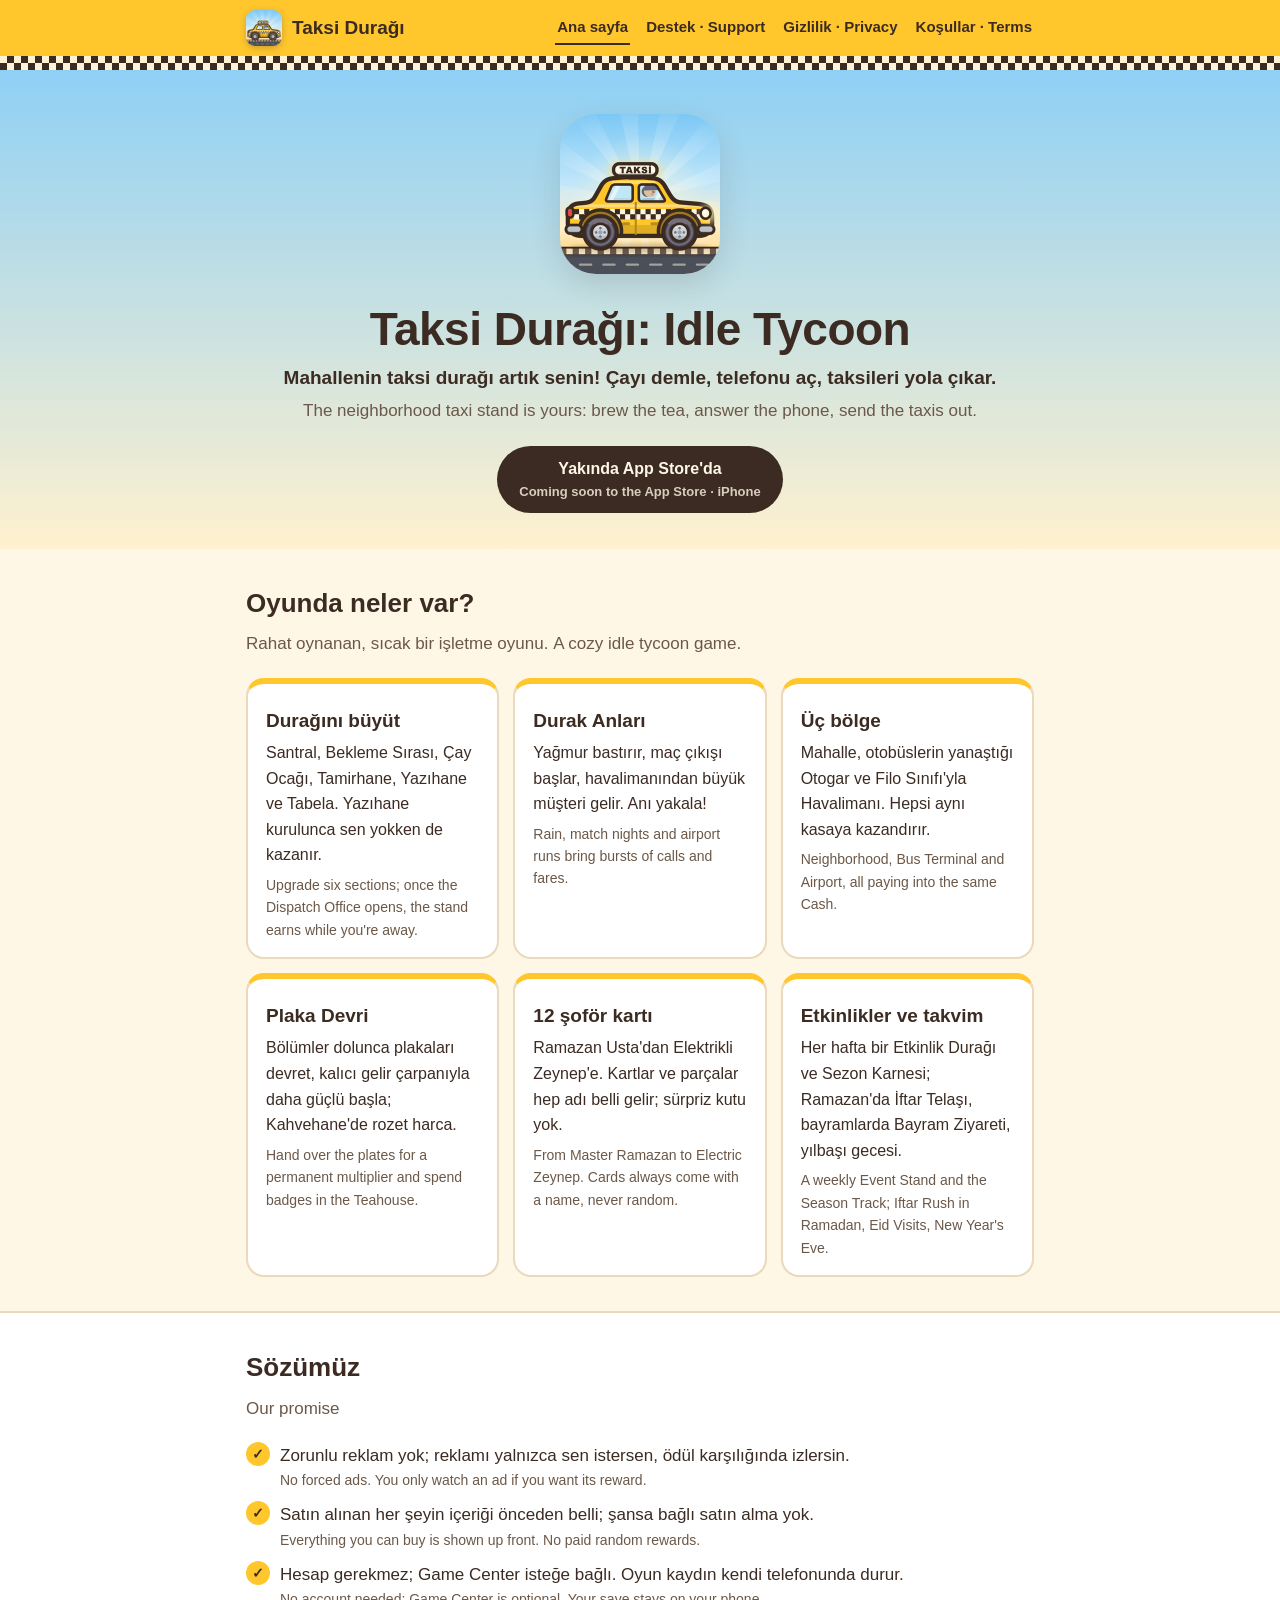
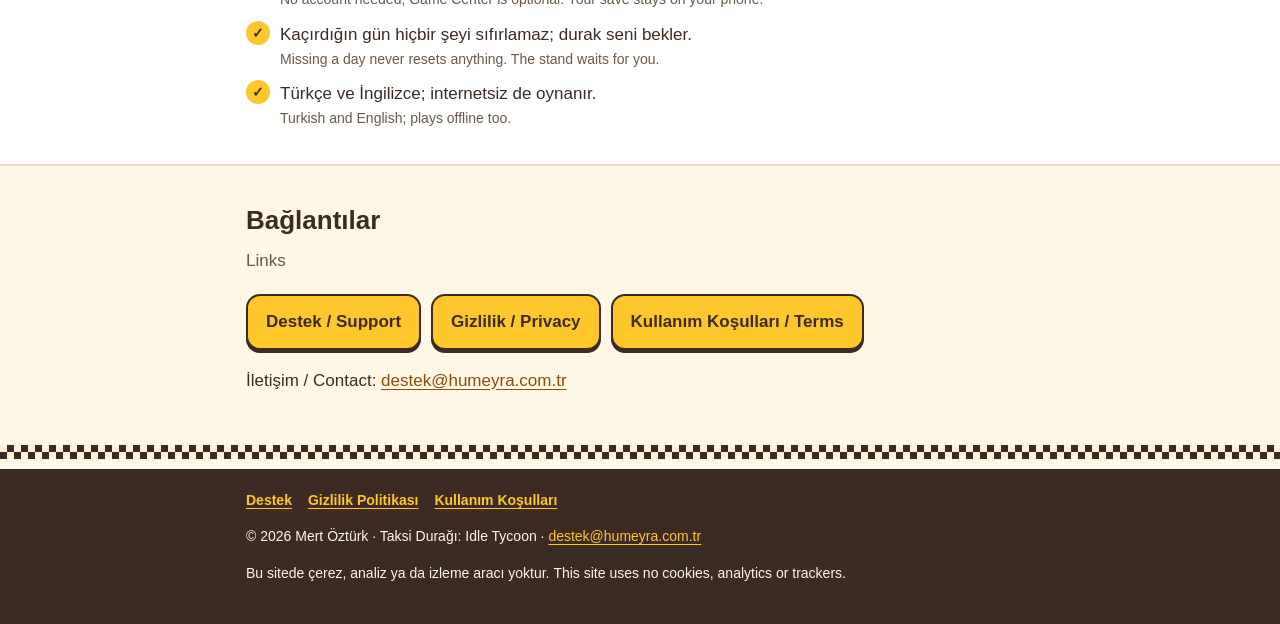
<file: index.html>
<!doctype html>
<html lang="tr">
<head>
  <meta charset="utf-8">
  <meta name="viewport" content="width=device-width, initial-scale=1, viewport-fit=cover">
  <title>Taksi Durağı: Idle Tycoon</title>
  <meta name="description" content="Mahallenin taksi durağını büyüt: çağrıları karşıla, taksileri yola çıkar, Otogar ve Havalimanı'nı aç. Zorunlu reklam yok. iPhone için idle/tycoon oyunu.">
  <meta name="theme-color" content="#ffc72c">
  <meta name="referrer" content="no-referrer">
  <link rel="icon" type="image/png" href="icon-180.png">
  <link rel="apple-touch-icon" href="icon-180.png">
  <link rel="stylesheet" href="style.css">
</head>
<body>
  <header class="topbar">
    <div class="wrap">
      <a class="brand" href="index.html"><img src="icon-180.png" alt="" width="36" height="36">Taksi Durağı</a>
      <nav class="nav" aria-label="Site">
        <a href="index.html" aria-current="page">Ana sayfa</a>
        <a href="support.html">Destek · Support</a>
        <a href="privacy.html">Gizlilik · Privacy</a>
        <a href="terms.html">Koşullar · Terms</a>
      </nav>
    </div>
  </header>
  <div class="checker" aria-hidden="true"></div>

  <main>
    <section class="hero">
      <div class="wrap">
        <img class="icon" src="icon-320.png" width="160" height="160" alt="Taksi Durağı uygulama simgesi: TAKSİ tabelalı sarı taksi">
        <h1>Taksi Durağı: Idle Tycoon</h1>
        <p class="tagline">Mahallenin taksi durağı artık senin! Çayı demle, telefonu aç, taksileri yola çıkar.</p>
        <p class="tagline-en" lang="en">The neighborhood taxi stand is yours: brew the tea, answer the phone, send the taxis out.</p>
        <span class="pill">Yakında App Store'da<small lang="en">Coming soon to the App Store · iPhone</small></span>
      </div>
    </section>

    <section class="section">
      <div class="wrap">
        <h2>Oyunda neler var?</h2>
        <p class="lead">Rahat oynanan, sıcak bir işletme oyunu. <span lang="en">A cozy idle tycoon game.</span></p>
        <div class="grid">
          <div class="card">
            <h3>Durağını büyüt</h3>
            <p>Santral, Bekleme Sırası, Çay Ocağı, Tamirhane, Yazıhane ve Tabela. Yazıhane kurulunca sen yokken de kazanır.</p>
            <p class="en" lang="en">Upgrade six sections; once the Dispatch Office opens, the stand earns while you're away.</p>
          </div>
          <div class="card">
            <h3>Durak Anları</h3>
            <p>Yağmur bastırır, maç çıkışı başlar, havalimanından büyük müşteri gelir. Anı yakala!</p>
            <p class="en" lang="en">Rain, match nights and airport runs bring bursts of calls and fares.</p>
          </div>
          <div class="card">
            <h3>Üç bölge</h3>
            <p>Mahalle, otobüslerin yanaştığı Otogar ve Filo Sınıfı'yla Havalimanı. Hepsi aynı kasaya kazandırır.</p>
            <p class="en" lang="en">Neighborhood, Bus Terminal and Airport, all paying into the same Cash.</p>
          </div>
          <div class="card">
            <h3>Plaka Devri</h3>
            <p>Bölümler dolunca plakaları devret, kalıcı gelir çarpanıyla daha güçlü başla; Kahvehane'de rozet harca.</p>
            <p class="en" lang="en">Hand over the plates for a permanent multiplier and spend badges in the Teahouse.</p>
          </div>
          <div class="card">
            <h3>12 şoför kartı</h3>
            <p>Ramazan Usta'dan Elektrikli Zeynep'e. Kartlar ve parçalar hep adı belli gelir; sürpriz kutu yok.</p>
            <p class="en" lang="en">From Master Ramazan to Electric Zeynep. Cards always come with a name, never random.</p>
          </div>
          <div class="card">
            <h3>Etkinlikler ve takvim</h3>
            <p>Her hafta bir Etkinlik Durağı ve Sezon Karnesi; Ramazan'da İftar Telaşı, bayramlarda Bayram Ziyareti, yılbaşı gecesi.</p>
            <p class="en" lang="en">A weekly Event Stand and the Season Track; Iftar Rush in Ramadan, Eid Visits, New Year's Eve.</p>
          </div>
        </div>
      </div>
    </section>

    <section class="section promise">
      <div class="wrap">
        <h2>Sözümüz</h2>
        <p class="lead" lang="en">Our promise</p>
        <ul>
          <li>Zorunlu reklam yok; reklamı yalnızca sen istersen, ödül karşılığında izlersin.<span class="en" lang="en">No forced ads. You only watch an ad if you want its reward.</span></li>
          <li>Satın alınan her şeyin içeriği önceden belli; şansa bağlı satın alma yok.<span class="en" lang="en">Everything you can buy is shown up front. No paid random rewards.</span></li>
          <li>Hesap gerekmez; Game Center isteğe bağlı. Oyun kaydın kendi telefonunda durur.<span class="en" lang="en">No account needed; Game Center is optional. Your save stays on your phone.</span></li>
          <li>Kaçırdığın gün hiçbir şeyi sıfırlamaz; durak seni bekler.<span class="en" lang="en">Missing a day never resets anything. The stand waits for you.</span></li>
          <li>Türkçe ve İngilizce; internetsiz de oynanır.<span class="en" lang="en">Turkish and English; plays offline too.</span></li>
        </ul>
      </div>
    </section>

    <section class="section">
      <div class="wrap">
        <h2>Bağlantılar</h2>
        <p class="lead" lang="en">Links</p>
        <div class="links">
          <a class="button" href="support.html">Destek / Support</a>
          <a class="button" href="privacy.html">Gizlilik / Privacy</a>
          <a class="button" href="terms.html">Kullanım Koşulları / Terms</a>
        </div>
        <p>İletişim / Contact: <a href="mailto:destek@humeyra.com.tr">destek@humeyra.com.tr</a></p>
      </div>
    </section>
  </main>

  <div class="checker" aria-hidden="true"></div>
  <footer>
    <div class="wrap">
      <nav aria-label="Alt bağlantılar">
        <a href="support.html">Destek</a>
        <a href="privacy.html">Gizlilik Politikası</a>
        <a href="terms.html">Kullanım Koşulları</a>
      </nav>
      <p>© 2026 Mert Öztürk · Taksi Durağı: Idle Tycoon · <a href="mailto:destek@humeyra.com.tr">destek@humeyra.com.tr</a></p>
      <p>Bu sitede çerez, analiz ya da izleme aracı yoktur. <span lang="en">This site uses no cookies, analytics or trackers.</span></p>
    </div>
  </footer>
</body>
</html>
</file>
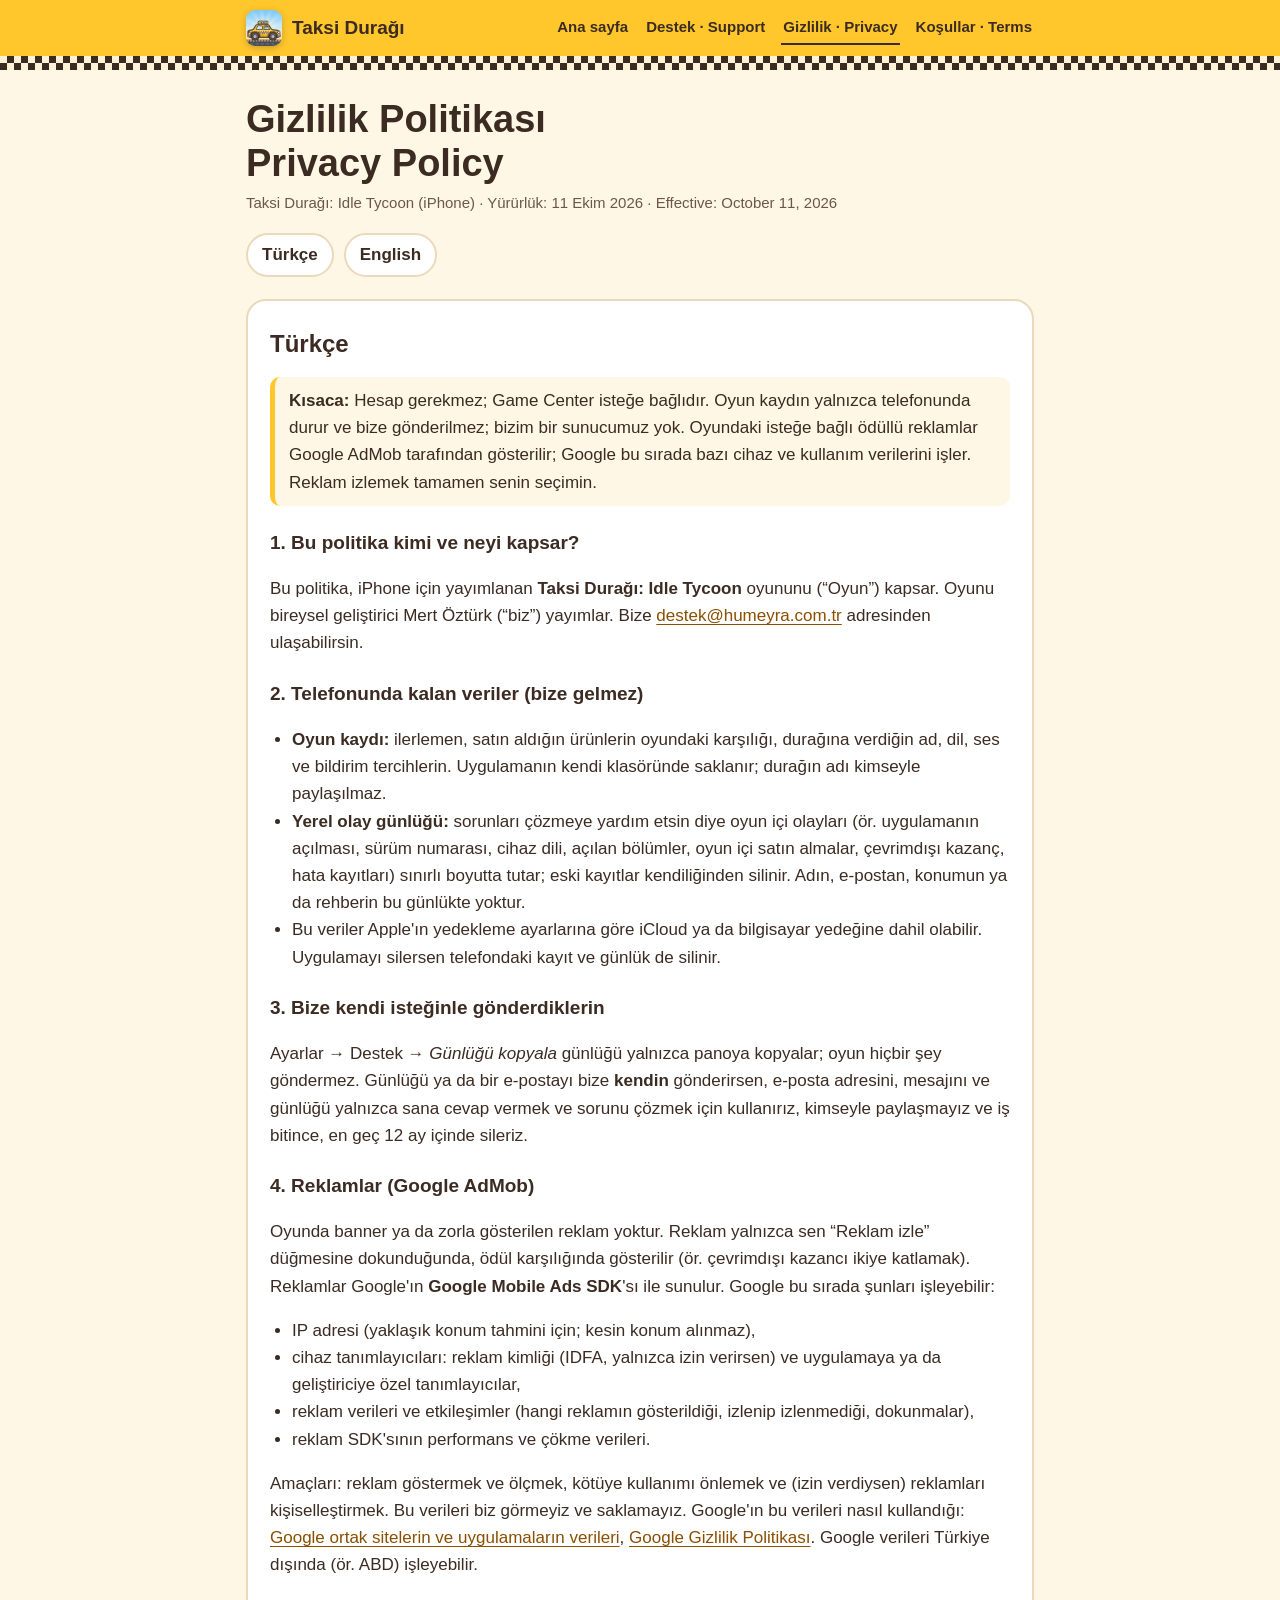
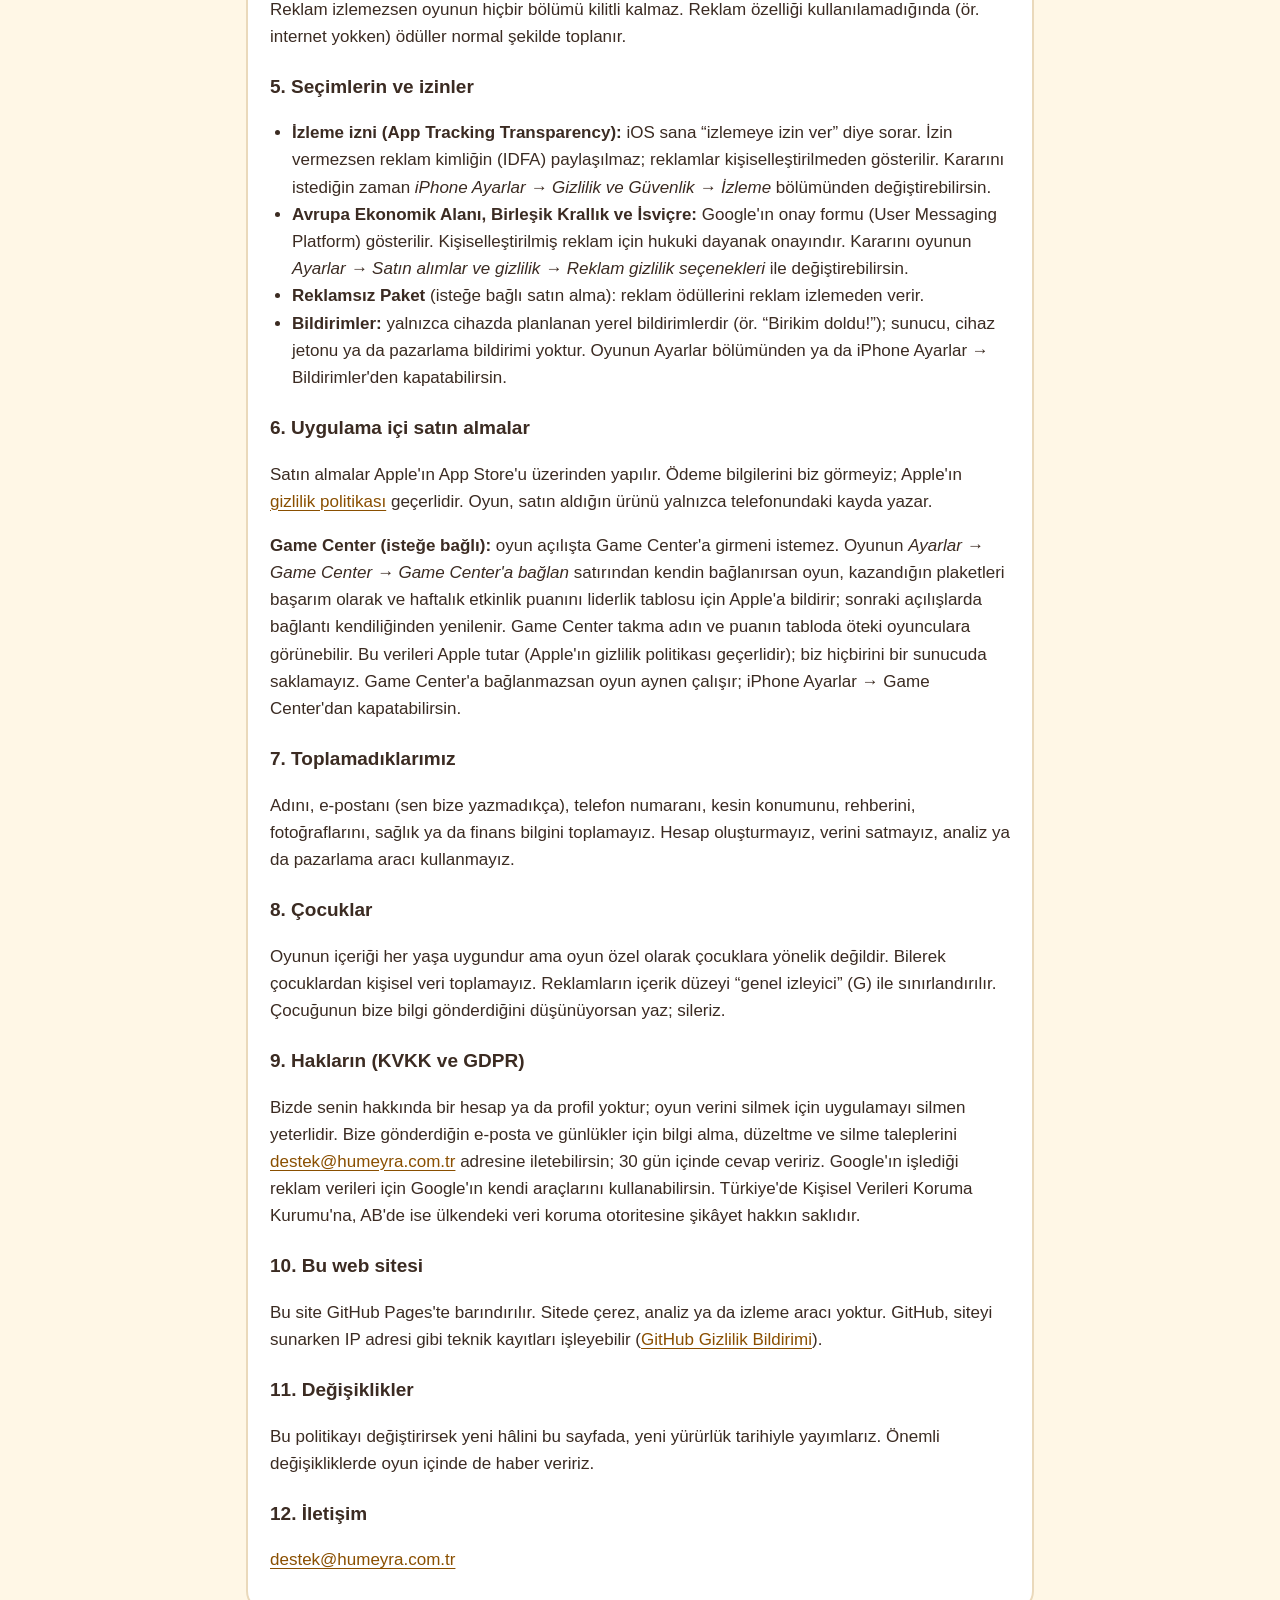
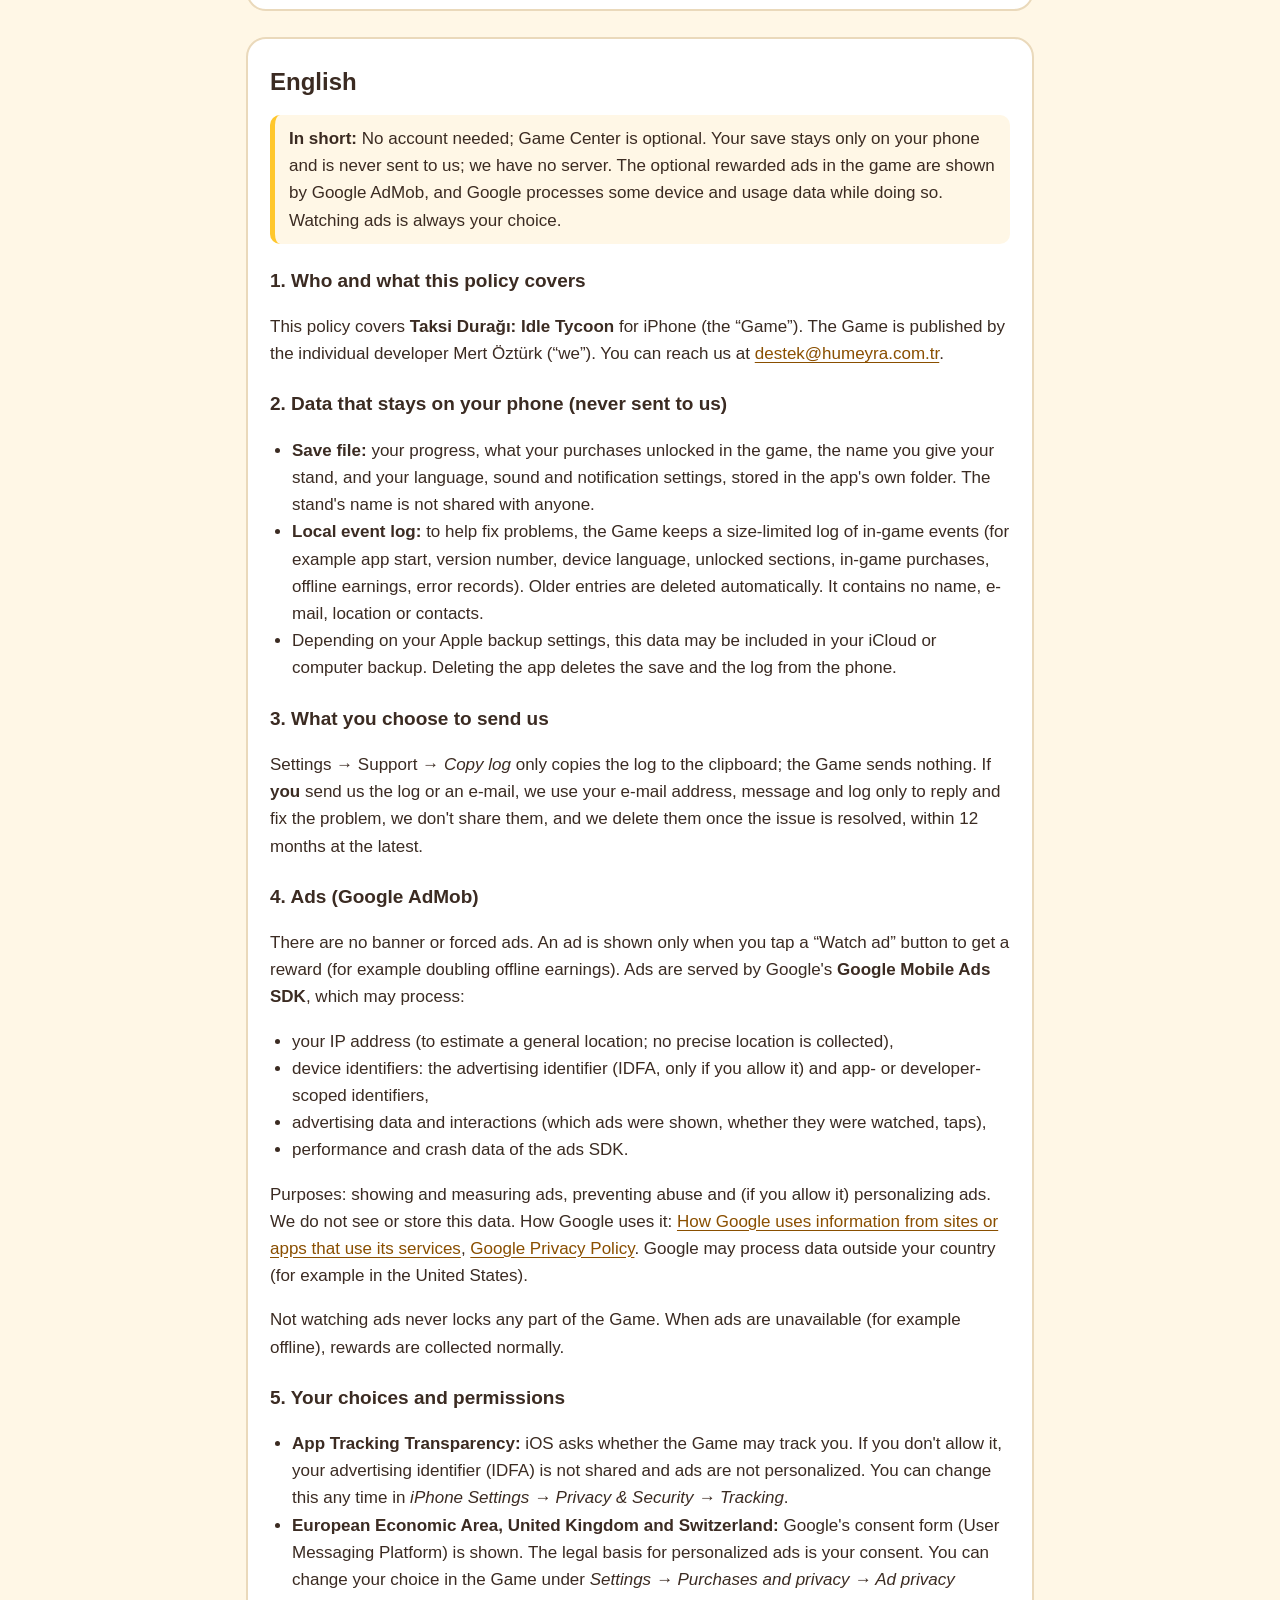
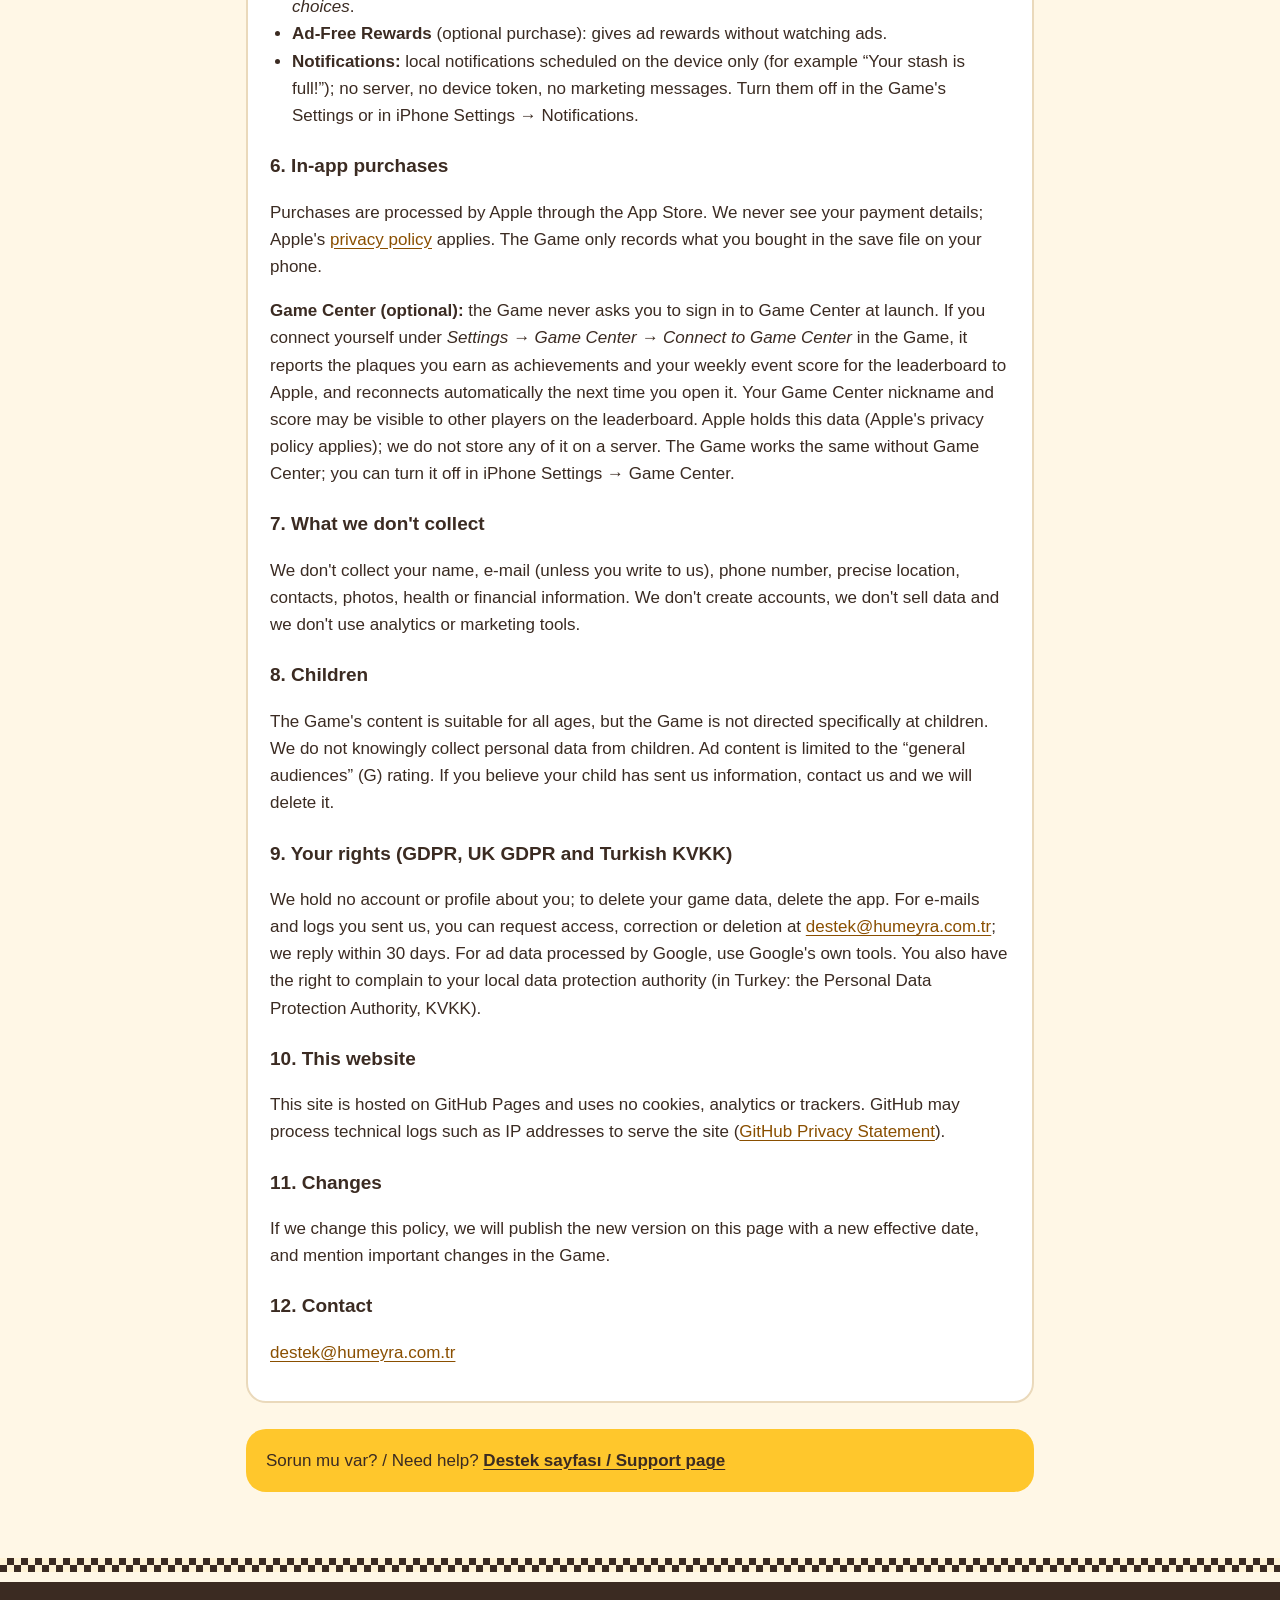
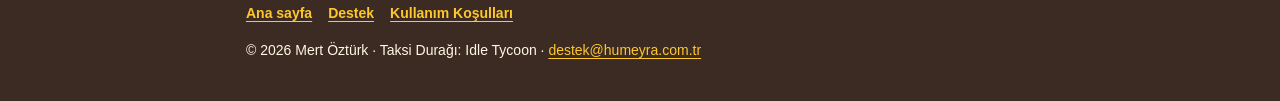
<file: privacy.html>
<!doctype html>
<html lang="tr">
<head>
  <meta charset="utf-8">
  <meta name="viewport" content="width=device-width, initial-scale=1, viewport-fit=cover">
  <title>Gizlilik Politikası · Privacy Policy — Taksi Durağı</title>
  <meta name="description" content="Taksi Durağı: Idle Tycoon gizlilik politikası. Hesap gerekmez, oyun verisi cihazda kalır; isteğe bağlı ödüllü reklamlar Google AdMob ile gösterilir.">
  <meta name="theme-color" content="#ffc72c">
  <meta name="referrer" content="no-referrer">
  <link rel="icon" type="image/png" href="icon-180.png">
  <link rel="apple-touch-icon" href="icon-180.png">
  <link rel="stylesheet" href="style.css">
</head>
<body>
  <header class="topbar">
    <div class="wrap">
      <a class="brand" href="index.html"><img src="icon-180.png" alt="" width="36" height="36">Taksi Durağı</a>
      <nav class="nav" aria-label="Site">
        <a href="index.html">Ana sayfa</a>
        <a href="support.html">Destek · Support</a>
        <a href="privacy.html" aria-current="page">Gizlilik · Privacy</a>
        <a href="terms.html">Koşullar · Terms</a>
      </nav>
    </div>
  </header>
  <div class="checker" aria-hidden="true"></div>

  <main class="doc">
    <div class="wrap">
      <h1>Gizlilik Politikası<br><span lang="en">Privacy Policy</span></h1>
      <p class="meta">Taksi Durağı: Idle Tycoon (iPhone) · Yürürlük: 11 Ekim 2026 · <span lang="en">Effective: October 11, 2026</span></p>
      <nav class="langs" aria-label="Dil / Language">
        <a href="#tr">Türkçe</a>
        <a href="#en" lang="en">English</a>
      </nav>

      <!-- ============================ TÜRKÇE ============================ -->
      <article id="tr">
        <h2>Türkçe</h2>

        <div class="summary">
          <strong>Kısaca:</strong> Hesap gerekmez; Game Center isteğe bağlıdır. Oyun kaydın yalnızca
          telefonunda durur ve bize gönderilmez; bizim bir sunucumuz yok. Oyundaki isteğe bağlı ödüllü reklamlar
          Google AdMob tarafından gösterilir; Google bu sırada bazı cihaz ve kullanım verilerini
          işler. Reklam izlemek tamamen senin seçimin.
        </div>

        <h3>1. Bu politika kimi ve neyi kapsar?</h3>
        <p>Bu politika, iPhone için yayımlanan <strong>Taksi Durağı: Idle Tycoon</strong> oyununu
          (“Oyun”) kapsar. Oyunu bireysel geliştirici
          Mert Öztürk (“biz”) yayımlar. Bize <a href="mailto:destek@humeyra.com.tr">destek@humeyra.com.tr</a>
          adresinden ulaşabilirsin.</p>

        <h3>2. Telefonunda kalan veriler (bize gelmez)</h3>
        <ul>
          <li><strong>Oyun kaydı:</strong> ilerlemen, satın aldığın ürünlerin oyundaki karşılığı,
            durağına verdiğin ad, dil, ses ve bildirim tercihlerin. Uygulamanın kendi klasöründe
            saklanır; durağın adı kimseyle paylaşılmaz.</li>
          <li><strong>Yerel olay günlüğü:</strong> sorunları çözmeye yardım etsin diye oyun içi olayları
            (ör. uygulamanın açılması, sürüm numarası, cihaz dili, açılan bölümler, oyun içi
            satın almalar, çevrimdışı kazanç, hata kayıtları) sınırlı boyutta tutar; eski kayıtlar
            kendiliğinden silinir. Adın, e-postan, konumun ya da rehberin bu günlükte yoktur.</li>
          <li>Bu veriler Apple'ın yedekleme ayarlarına göre iCloud ya da bilgisayar yedeğine dahil
            olabilir. Uygulamayı silersen telefondaki kayıt ve günlük de silinir.</li>
        </ul>

        <h3>3. Bize kendi isteğinle gönderdiklerin</h3>
        <p>Ayarlar → Destek → <em>Günlüğü kopyala</em> günlüğü yalnızca panoya kopyalar; oyun hiçbir
          şey göndermez. Günlüğü ya da bir e-postayı bize <strong>kendin</strong> gönderirsen, e-posta
          adresini, mesajını ve günlüğü yalnızca sana cevap vermek ve sorunu çözmek için kullanırız,
          kimseyle paylaşmayız ve iş bitince, en geç 12 ay içinde sileriz.</p>

        <h3>4. Reklamlar (Google AdMob)</h3>
        <p>Oyunda banner ya da zorla gösterilen reklam yoktur. Reklam yalnızca sen “Reklam izle”
          düğmesine dokunduğunda, ödül karşılığında gösterilir (ör. çevrimdışı kazancı ikiye
          katlamak). Reklamlar Google'ın <strong>Google Mobile Ads SDK</strong>'sı ile sunulur. Google bu
          sırada şunları işleyebilir:</p>
        <ul>
          <li>IP adresi (yaklaşık konum tahmini için; kesin konum alınmaz),</li>
          <li>cihaz tanımlayıcıları: reklam kimliği (IDFA, yalnızca izin verirsen) ve uygulamaya ya da
            geliştiriciye özel tanımlayıcılar,</li>
          <li>reklam verileri ve etkileşimler (hangi reklamın gösterildiği, izlenip izlenmediği, dokunmalar),</li>
          <li>reklam SDK'sının performans ve çökme verileri.</li>
        </ul>
        <p>Amaçları: reklam göstermek ve ölçmek, kötüye kullanımı önlemek ve (izin verdiysen)
          reklamları kişiselleştirmek. Bu verileri biz görmeyiz ve saklamayız. Google'ın
          bu verileri nasıl kullandığı:
          <a href="https://policies.google.com/technologies/partner-sites">Google ortak sitelerin ve uygulamaların verileri</a>,
          <a href="https://policies.google.com/privacy">Google Gizlilik Politikası</a>.
          Google verileri Türkiye dışında (ör. ABD) işleyebilir.</p>
        <p>Reklam izlemezsen oyunun hiçbir bölümü kilitli kalmaz. Reklam özelliği kullanılamadığında
          (ör. internet yokken) ödüller normal şekilde toplanır.</p>

        <h3 id="secenekler">5. Seçimlerin ve izinler</h3>
        <ul>
          <li><strong>İzleme izni (App Tracking Transparency):</strong> iOS sana “izlemeye izin ver”
            diye sorar. İzin vermezsen reklam kimliğin (IDFA) paylaşılmaz; reklamlar
            kişiselleştirilmeden gösterilir. Kararını istediğin zaman
            <em>iPhone Ayarlar → Gizlilik ve Güvenlik → İzleme</em> bölümünden değiştirebilirsin.</li>
          <li><strong>Avrupa Ekonomik Alanı, Birleşik Krallık ve İsviçre:</strong> Google'ın onay formu
            (User Messaging Platform) gösterilir. Kişiselleştirilmiş reklam için hukuki dayanak onayındır.
            Kararını oyunun <em>Ayarlar → Satın alımlar ve gizlilik → Reklam gizlilik seçenekleri</em> ile değiştirebilirsin.</li>
          <li><strong>Reklamsız Paket</strong> (isteğe bağlı satın alma): reklam ödüllerini reklam
            izlemeden verir.</li>
          <li><strong>Bildirimler:</strong> yalnızca cihazda planlanan yerel bildirimlerdir (ör. “Birikim doldu!”);
            sunucu, cihaz jetonu ya da pazarlama bildirimi yoktur. Oyunun Ayarlar bölümünden ya da
            iPhone Ayarlar → Bildirimler'den kapatabilirsin.</li>
        </ul>

        <h3>6. Uygulama içi satın almalar</h3>
        <p>Satın almalar Apple'ın App Store'u üzerinden yapılır. Ödeme bilgilerini biz görmeyiz; Apple'ın
          <a href="https://www.apple.com/legal/privacy/">gizlilik politikası</a> geçerlidir. Oyun,
          satın aldığın ürünü yalnızca telefonundaki kayda yazar.</p>
        <p><strong>Game Center (isteğe bağlı):</strong> oyun açılışta Game Center'a girmeni istemez.
          Oyunun <em>Ayarlar → Game Center → Game Center'a bağlan</em> satırından kendin bağlanırsan
          oyun, kazandığın plaketleri başarım olarak ve haftalık etkinlik puanını liderlik tablosu için
          Apple'a bildirir; sonraki açılışlarda bağlantı kendiliğinden yenilenir. Game Center takma
          adın ve puanın tabloda öteki oyunculara görünebilir. Bu verileri Apple tutar (Apple'ın
          gizlilik politikası geçerlidir); biz hiçbirini bir sunucuda saklamayız. Game Center'a
          bağlanmazsan oyun aynen çalışır; iPhone Ayarlar → Game Center'dan kapatabilirsin.</p>

        <h3>7. Toplamadıklarımız</h3>
        <p>Adını, e-postanı (sen bize yazmadıkça), telefon numaranı, kesin konumunu, rehberini,
          fotoğraflarını, sağlık ya da finans bilgini toplamayız. Hesap oluşturmayız, verini satmayız,
          analiz ya da pazarlama aracı kullanmayız.</p>

        <h3>8. Çocuklar</h3>
        <p>Oyunun içeriği her yaşa uygundur ama oyun özel olarak çocuklara yönelik değildir. Bilerek
          çocuklardan kişisel veri toplamayız. Reklamların içerik düzeyi “genel izleyici” (G) ile
          sınırlandırılır. Çocuğunun bize bilgi gönderdiğini düşünüyorsan yaz; sileriz.</p>

        <h3>9. Hakların (KVKK ve GDPR)</h3>
        <p>Bizde senin hakkında bir hesap ya da profil yoktur; oyun verini silmek için uygulamayı
          silmen yeterlidir. Bize gönderdiğin e-posta ve günlükler için bilgi alma, düzeltme ve silme
          taleplerini <a href="mailto:destek@humeyra.com.tr">destek@humeyra.com.tr</a> adresine
          iletebilirsin; 30 gün içinde cevap veririz. Google'ın işlediği reklam verileri için
          Google'ın kendi araçlarını kullanabilirsin. Türkiye'de Kişisel Verileri Koruma Kurumu'na,
          AB'de ise ülkendeki veri koruma otoritesine şikâyet hakkın saklıdır.</p>

        <h3>10. Bu web sitesi</h3>
        <p>Bu site GitHub Pages'te barındırılır. Sitede çerez, analiz ya da izleme aracı yoktur.
          GitHub, siteyi sunarken IP adresi gibi teknik kayıtları işleyebilir
          (<a href="https://docs.github.com/site-policy/privacy-policies/github-general-privacy-statement">GitHub Gizlilik Bildirimi</a>).</p>

        <h3>11. Değişiklikler</h3>
        <p>Bu politikayı değiştirirsek yeni hâlini bu sayfada, yeni yürürlük tarihiyle yayımlarız.
          Önemli değişikliklerde oyun içinde de haber veririz.</p>

        <h3>12. İletişim</h3>
        <p><a href="mailto:destek@humeyra.com.tr">destek@humeyra.com.tr</a></p>
      </article>

      <!-- ============================ ENGLISH ============================ -->
      <article id="en" lang="en">
        <h2>English</h2>

        <div class="summary">
          <strong>In short:</strong> No account needed; Game Center is optional. Your save stays only
          on your phone and is never sent to us; we have no server. The optional rewarded ads in the game are shown by
          Google AdMob, and Google processes some device and usage data while doing so. Watching ads
          is always your choice.
        </div>

        <h3>1. Who and what this policy covers</h3>
        <p>This policy covers <strong>Taksi Durağı: Idle Tycoon</strong> for iPhone (the “Game”). The
          Game is published by the individual developer Mert Öztürk
          (“we”). You can reach us at <a href="mailto:destek@humeyra.com.tr">destek@humeyra.com.tr</a>.</p>

        <h3>2. Data that stays on your phone (never sent to us)</h3>
        <ul>
          <li><strong>Save file:</strong> your progress, what your purchases unlocked in the game, the
            name you give your stand, and your language, sound and notification settings, stored in the
            app's own folder. The stand's name is not shared with anyone.</li>
          <li><strong>Local event log:</strong> to help fix problems, the Game keeps a size-limited log
            of in-game events (for example app start, version number, device language, unlocked
            sections, in-game purchases, offline earnings, error records). Older entries are deleted
            automatically. It contains no name, e-mail, location or contacts.</li>
          <li>Depending on your Apple backup settings, this data may be included in your iCloud or
            computer backup. Deleting the app deletes the save and the log from the phone.</li>
        </ul>

        <h3>3. What you choose to send us</h3>
        <p>Settings → Support → <em>Copy log</em> only copies the log to the clipboard; the Game sends
          nothing. If <strong>you</strong> send us the log or an e-mail, we use your e-mail address,
          message and log only to reply and fix the problem, we don't share them, and we delete them
          once the issue is resolved, within 12 months at the latest.</p>

        <h3>4. Ads (Google AdMob)</h3>
        <p>There are no banner or forced ads. An ad is shown only when you tap a “Watch ad” button to
          get a reward (for example doubling offline earnings). Ads are served by Google's
          <strong>Google Mobile Ads SDK</strong>, which may process:</p>
        <ul>
          <li>your IP address (to estimate a general location; no precise location is collected),</li>
          <li>device identifiers: the advertising identifier (IDFA, only if you allow it) and app- or
            developer-scoped identifiers,</li>
          <li>advertising data and interactions (which ads were shown, whether they were watched, taps),</li>
          <li>performance and crash data of the ads SDK.</li>
        </ul>
        <p>Purposes: showing and measuring ads, preventing abuse and (if you allow it) personalizing
          ads. We do not see or store this data. How Google uses it:
          <a href="https://policies.google.com/technologies/partner-sites">How Google uses information from sites or apps that use its services</a>,
          <a href="https://policies.google.com/privacy">Google Privacy Policy</a>. Google may process
          data outside your country (for example in the United States).</p>
        <p>Not watching ads never locks any part of the Game. When ads are unavailable (for example
          offline), rewards are collected normally.</p>

        <h3 id="choices">5. Your choices and permissions</h3>
        <ul>
          <li><strong>App Tracking Transparency:</strong> iOS asks whether the Game may track you. If you
            don't allow it, your advertising identifier (IDFA) is not shared and ads are not
            personalized. You can change this any time in <em>iPhone Settings → Privacy &amp; Security →
            Tracking</em>.</li>
          <li><strong>European Economic Area, United Kingdom and Switzerland:</strong> Google's consent
            form (User Messaging Platform) is shown. The legal basis for personalized ads is your
            consent. You can change your choice in the Game under <em>Settings → Purchases and privacy → Ad privacy choices</em>.</li>
          <li><strong>Ad-Free Rewards</strong> (optional purchase): gives ad rewards without watching ads.</li>
          <li><strong>Notifications:</strong> local notifications scheduled on the device only (for
            example “Your stash is full!”); no server, no device token, no marketing messages. Turn them
            off in the Game's Settings or in iPhone Settings → Notifications.</li>
        </ul>

        <h3>6. In-app purchases</h3>
        <p>Purchases are processed by Apple through the App Store. We never see your payment details;
          Apple's <a href="https://www.apple.com/legal/privacy/">privacy policy</a> applies. The Game
          only records what you bought in the save file on your phone.</p>
        <p><strong>Game Center (optional):</strong> the Game never asks you to sign in to Game Center
          at launch. If you connect yourself under <em>Settings → Game Center → Connect to Game
          Center</em> in the Game, it reports the plaques you earn as achievements and your weekly event
          score for the leaderboard to Apple, and reconnects automatically the next time you open it.
          Your Game Center nickname and score may be visible to other players on the leaderboard. Apple
          holds this data (Apple's privacy policy applies); we do not store any of it on a server. The
          Game works the same without Game Center; you can turn it off in iPhone Settings → Game
          Center.</p>

        <h3>7. What we don't collect</h3>
        <p>We don't collect your name, e-mail (unless you write to us), phone number, precise location,
          contacts, photos, health or financial information. We don't create accounts, we don't sell
          data and we don't use analytics or marketing tools.</p>

        <h3>8. Children</h3>
        <p>The Game's content is suitable for all ages, but the Game is not directed specifically at
          children. We do not knowingly collect personal data from children. Ad content is limited to
          the “general audiences” (G) rating. If you believe your child has sent us information,
          contact us and we will delete it.</p>

        <h3>9. Your rights (GDPR, UK GDPR and Turkish KVKK)</h3>
        <p>We hold no account or profile about you; to delete your game data, delete the app. For
          e-mails and logs you sent us, you can request access, correction or deletion at
          <a href="mailto:destek@humeyra.com.tr">destek@humeyra.com.tr</a>; we reply within 30 days.
          For ad data processed by Google, use Google's own tools. You also have the right to complain
          to your local data protection authority (in Turkey: the Personal Data Protection Authority, KVKK).</p>

        <h3>10. This website</h3>
        <p>This site is hosted on GitHub Pages and uses no cookies, analytics or trackers. GitHub may
          process technical logs such as IP addresses to serve the site
          (<a href="https://docs.github.com/site-policy/privacy-policies/github-general-privacy-statement">GitHub Privacy Statement</a>).</p>

        <h3>11. Changes</h3>
        <p>If we change this policy, we will publish the new version on this page with a new effective
          date, and mention important changes in the Game.</p>

        <h3>12. Contact</h3>
        <p><a href="mailto:destek@humeyra.com.tr">destek@humeyra.com.tr</a></p>
      </article>

      <div class="contact">
        Sorun mu var? / Need help? <a href="support.html">Destek sayfası / Support page</a>
      </div>
    </div>
  </main>

  <div class="checker" aria-hidden="true"></div>
  <footer>
    <div class="wrap">
      <nav aria-label="Alt bağlantılar">
        <a href="index.html">Ana sayfa</a>
        <a href="support.html">Destek</a>
        <a href="terms.html">Kullanım Koşulları</a>
      </nav>
      <p>© 2026 Mert Öztürk · Taksi Durağı: Idle Tycoon · <a href="mailto:destek@humeyra.com.tr">destek@humeyra.com.tr</a></p>
    </div>
  </footer>
</body>
</html>
</file>
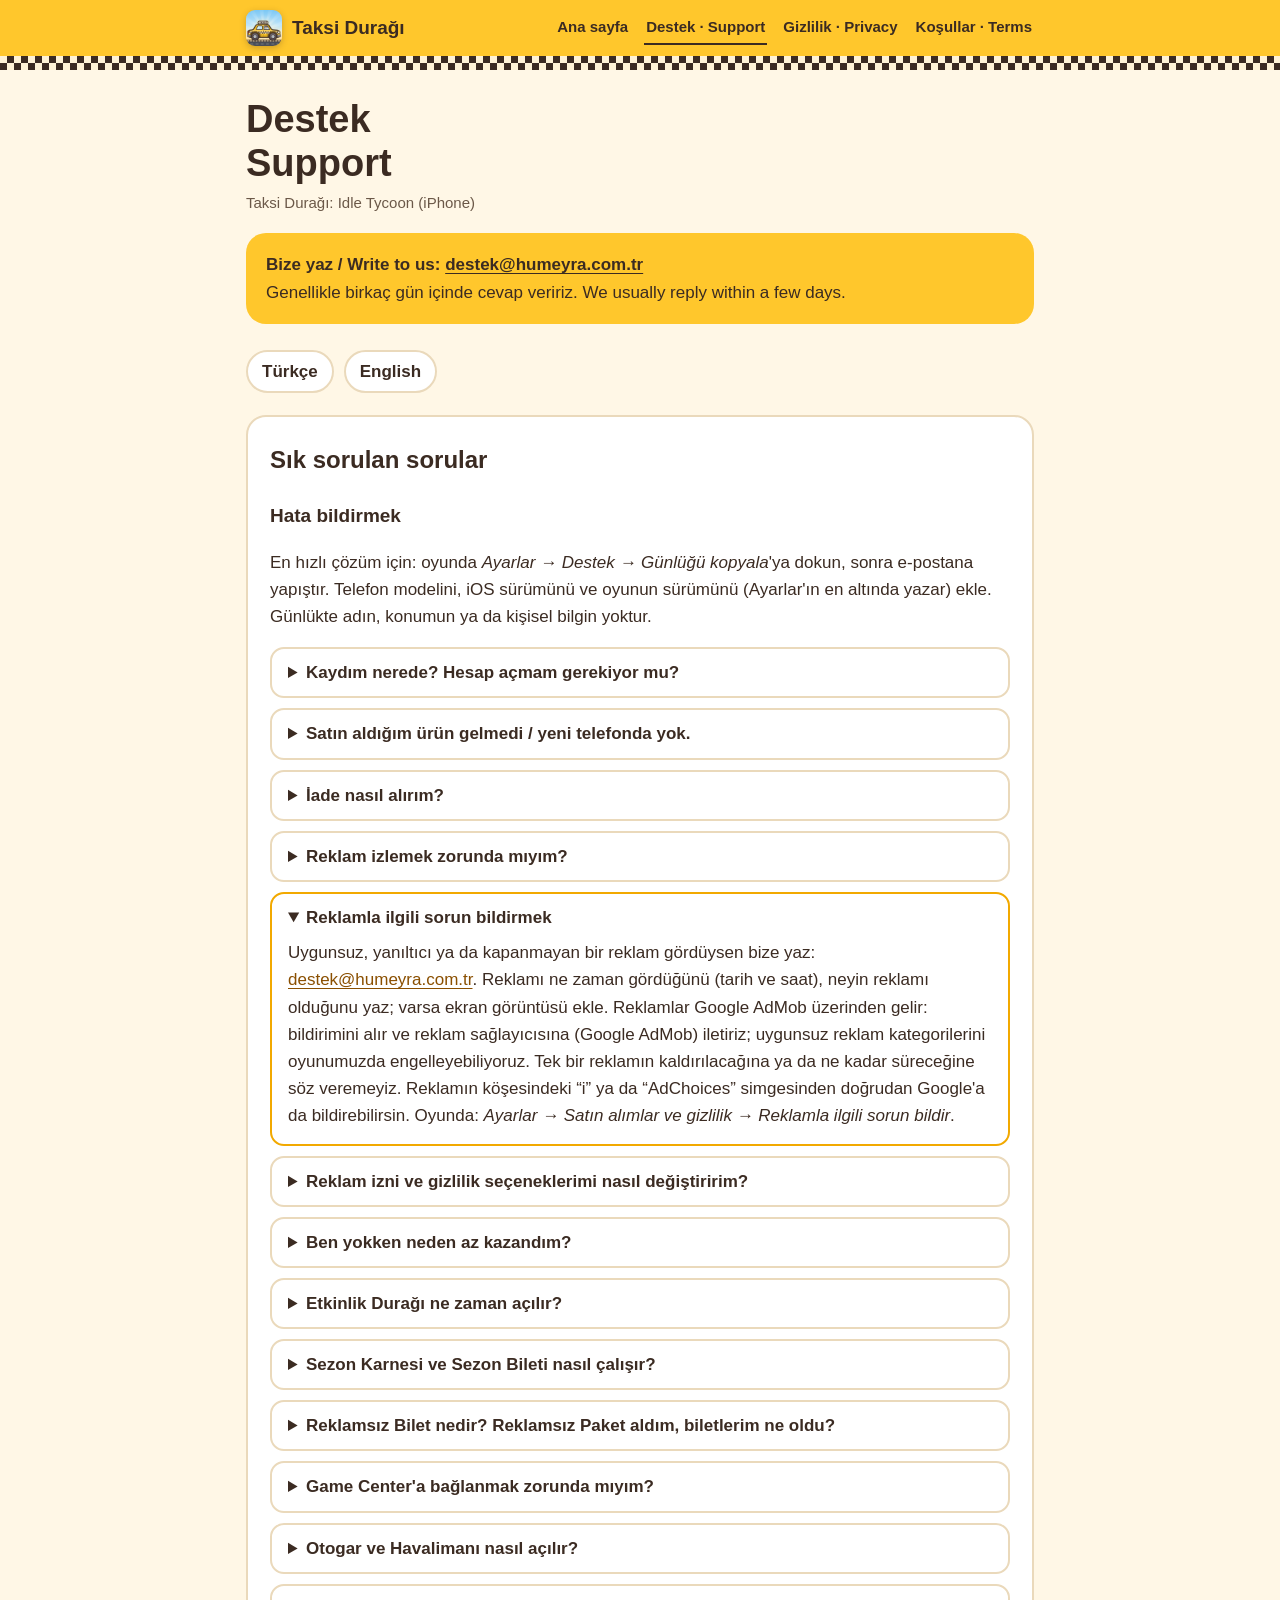
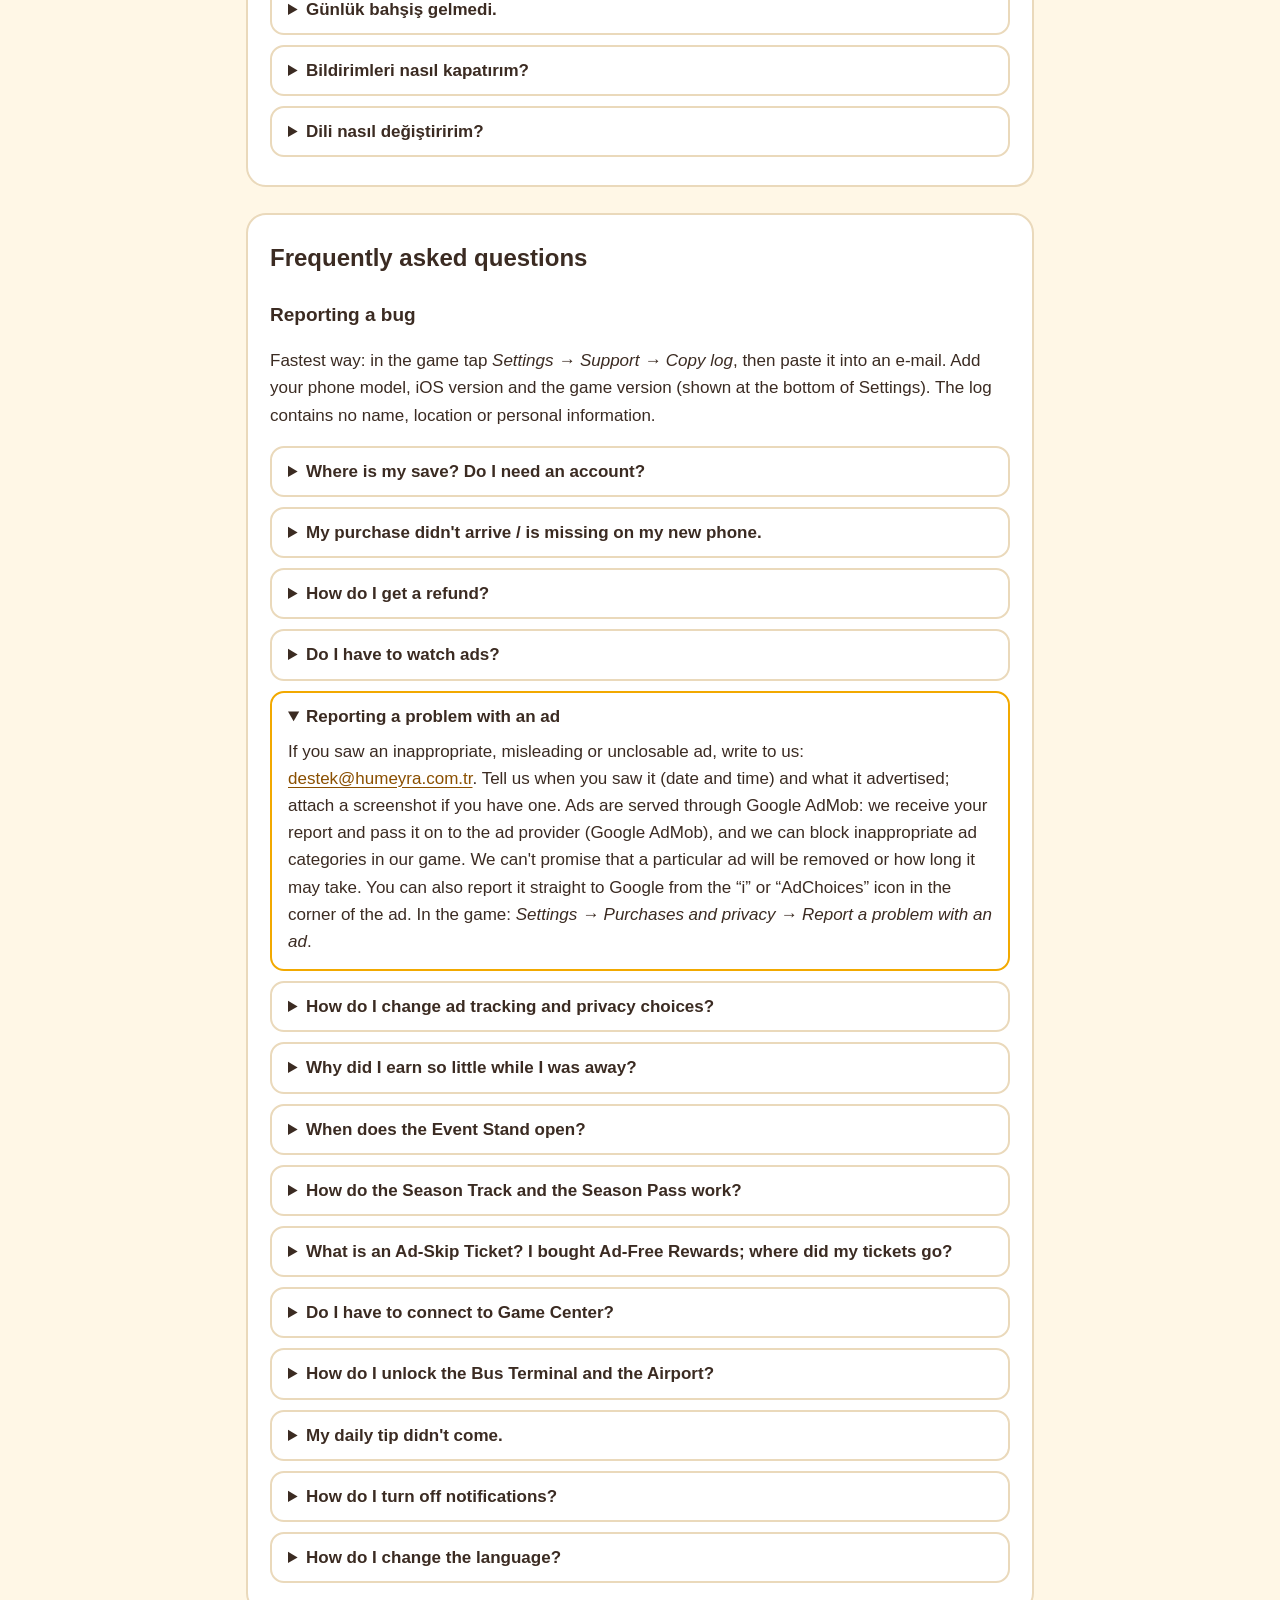
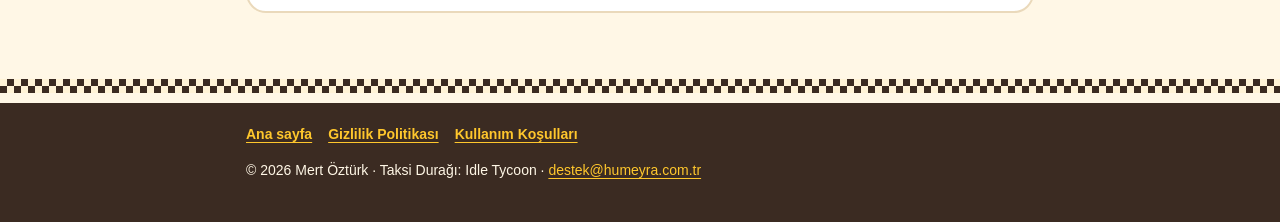
<file: support.html>
<!doctype html>
<html lang="tr">
<head>
  <meta charset="utf-8">
  <meta name="viewport" content="width=device-width, initial-scale=1, viewport-fit=cover">
  <title>Destek · Support — Taksi Durağı</title>
  <meta name="description" content="Taksi Durağı: Idle Tycoon destek sayfası: sık sorulan sorular ve iletişim.">
  <meta name="theme-color" content="#ffc72c">
  <meta name="referrer" content="no-referrer">
  <link rel="icon" type="image/png" href="icon-180.png">
  <link rel="apple-touch-icon" href="icon-180.png">
  <link rel="stylesheet" href="style.css">
</head>
<body>
  <header class="topbar">
    <div class="wrap">
      <a class="brand" href="index.html"><img src="icon-180.png" alt="" width="36" height="36">Taksi Durağı</a>
      <nav class="nav" aria-label="Site">
        <a href="index.html">Ana sayfa</a>
        <a href="support.html" aria-current="page">Destek · Support</a>
        <a href="privacy.html">Gizlilik · Privacy</a>
        <a href="terms.html">Koşullar · Terms</a>
      </nav>
    </div>
  </header>
  <div class="checker" aria-hidden="true"></div>

  <main class="doc">
    <div class="wrap">
      <h1>Destek<br><span lang="en">Support</span></h1>
      <p class="meta">Taksi Durağı: Idle Tycoon (iPhone)</p>

      <div class="contact">
        <strong>Bize yaz / Write to us:</strong>
        <a href="mailto:destek@humeyra.com.tr?subject=Taksi%20Dura%C4%9F%C4%B1%20destek">destek@humeyra.com.tr</a><br>
        Genellikle birkaç gün içinde cevap veririz. <span lang="en">We usually reply within a few days.</span>
      </div>

      <nav class="langs" aria-label="Dil / Language">
        <a href="#tr">Türkçe</a>
        <a href="#en" lang="en">English</a>
      </nav>

      <!-- ============================ TÜRKÇE ============================ -->
      <article id="tr">
        <h2>Sık sorulan sorular</h2>

        <h3>Hata bildirmek</h3>
        <p>En hızlı çözüm için: oyunda <em>Ayarlar → Destek → Günlüğü kopyala</em>'ya dokun, sonra
          e-postana yapıştır. Telefon modelini, iOS sürümünü ve oyunun sürümünü (Ayarlar'ın en altında
          yazar) ekle. Günlükte adın, konumun ya da kişisel bilgin yoktur.</p>

        <details>
          <summary>Kaydım nerede? Hesap açmam gerekiyor mu?</summary>
          <p>Hesap gerekmez. Kaydın yalnızca telefonunda durur. iPhone'unu iCloud yedeğinden ya da Hızlı
            Başlangıç ile yeni telefona aktarırsan kayıt genellikle onunla gelir. Uygulamayı silersen
            kayıt da silinir; sunucumuz olmadığı için geri getiremeyiz. Game Center isteğe bağlıdır ve
            ilerlemeni taşımaz (yalnızca başarımlar ve haftalık tablo).</p>
        </details>

        <details>
          <summary>Satın aldığım ürün gelmedi / yeni telefonda yok.</summary>
          <ul>
            <li><strong>Reklamsız Paket, Patron Ruhsatı, Başlangıç Paketi ve Sezon Bileti</strong> kalıcıdır:
              <em>Ayarlar → Satın alımlar ve gizlilik → Satın alımları geri yükle</em>. Sezon Bileti geri
              gelir, karnedeki basamaklar ise cihazdaki kayıtta olduğu için yeniden oynanarak kazanılır.</li>
            <li><strong>Kart paketi, Çay Kumbarası ya da Reklamsız Bilet</strong> gelmediyse oyunu tamamen
              kapatıp yeniden aç; bekleyen satın almalar açılışta teslim edilir. Reklamsız Biletler
              cihazdaki kayıtta durur; uygulama silinirse geri gelmez.</li>
            <li>Hâlâ yoksa bize Apple'ın e-postayla gönderdiği makbuzdaki <em>Sipariş Kimliği</em> ile yaz.</li>
          </ul>
        </details>

        <details>
          <summary>İade nasıl alırım?</summary>
          <p>Satışı Apple yapar; iade talebini <a href="https://reportaproblem.apple.com">reportaproblem.apple.com</a>
            adresinden Apple'a iletebilirsin.</p>
        </details>

        <details>
          <summary>Reklam izlemek zorunda mıyım?</summary>
          <p>Hayır. Oyunda zorunlu reklam yok. Reklam yalnızca “Reklam izle” düğmesine kendin dokunursan
            gösterilir ve ödül verir. Hiç izlemeden oyunun tamamı oynanır. Reklam yüklenmezse (internet
            yoksa ya da o an reklam yoksa) ödülünü normal şekilde toplarsın.</p>
        </details>

        <details id="reklam" open>
          <summary>Reklamla ilgili sorun bildirmek</summary>
          <p>Uygunsuz, yanıltıcı ya da kapanmayan bir reklam gördüysen bize yaz:
            <a href="mailto:destek@humeyra.com.tr?subject=Taksi%20Dura%C4%9F%C4%B1%20reklam%20bildirimi">destek@humeyra.com.tr</a>.
            Reklamı ne zaman gördüğünü (tarih ve saat), neyin reklamı olduğunu yaz; varsa ekran görüntüsü
            ekle. Reklamlar Google AdMob üzerinden gelir: bildirimini alır ve reklam sağlayıcısına
            (Google AdMob) iletiriz; uygunsuz reklam kategorilerini oyunumuzda engelleyebiliyoruz. Tek
            bir reklamın kaldırılacağına ya da ne kadar süreceğine söz veremeyiz. Reklamın köşesindeki
            “i” ya da “AdChoices” simgesinden doğrudan Google'a da bildirebilirsin. Oyunda: <em>Ayarlar → Satın alımlar ve gizlilik → Reklamla ilgili sorun bildir</em>.</p>
        </details>

        <details>
          <summary>Reklam izni ve gizlilik seçeneklerimi nasıl değiştiririm?</summary>
          <p>İzleme izni: <em>iPhone Ayarlar → Gizlilik ve Güvenlik → İzleme</em>. Avrupa'daysan oyunun
            <em>Ayarlar → Satın alımlar ve gizlilik → Reklam gizlilik seçenekleri</em>. Ayrıntılar:
            <a href="privacy.html#secenekler">Gizlilik Politikası</a>.</p>
        </details>

        <details>
          <summary>Ben yokken neden az kazandım?</summary>
          <p>Bir bölge, sen başında değilken yalnızca <strong>Yazıhane</strong>si varsa kazanır. Çevrimdışı
            kazancın bir süre sınırı vardır; Kahvehane'deki Uzun Mesai ve Patron Ruhsatı bu süreyi uzatır.
            “Hoş geldin!” ekranında reklam izleyerek kazancı ikiye katlayabilirsin.</p>
        </details>

        <details>
          <summary>Etkinlik Durağı ne zaman açılır?</summary>
          <p>İlk <strong>Plaka Devri</strong>'nden sonra, her hafta perşembe 12:00 ile pazartesi 12:00
            arasında (Türkiye saati). Üst çubuktaki etkinlik düğmesinden ya da Harita'dan girilir; kapalı
            günlerde Harita'daki kart sıradaki etkinliği yazar. Etkinlik kasası ana kasadan ayrıdır ve
            etkinlik bitince sıfırlanır; kazandığın ödüller ve rozetler sende kalır. Kaçırdığın etkinlik
            hiçbir şey kaybettirmez.</p>
        </details>

        <details>
          <summary>Sezon Karnesi ve Sezon Bileti nasıl çalışır?</summary>
          <p>Görevler, Günün İşleri, Günlük Bahşiş ve etkinlik kademeleri sezon puanı verir; karnenin 30
            basamağının ödülleri önceden yazar ve ücretsiz yol herkese açıktır. Sezon Bileti isteğe
            bağlıdır, ikinci ödül yolunu açar ve <strong>sona ermez</strong>: sezon değişse de o karneyi
            tamamlayabilirsin. Sıradaki sezonun bileti önceden alınabilir; o sezon başlayınca
            etkinleşir.</p>
        </details>

        <details>
          <summary>Reklamsız Bilet nedir? Reklamsız Paket aldım, biletlerim ne oldu?</summary>
          <p>Bir Reklamsız Bilet, bir reklam ödülünü reklam izlemeden verir (günlük haklar aynı kalır).
            Reklamsız Paket'te ödüller zaten reklamsız geldiği için bilete gerek kalmaz: paketi alırken
            elindeki biletler bilet başına 2 seçmeli kart parçasına çevrilir (satın almadan önce
            yazar), sonraki bilet ödüllerinin yerine de aynı karşılık gelir.</p>
        </details>

        <details>
          <summary>Game Center'a bağlanmak zorunda mıyım?</summary>
          <p>Hayır. Oyun açılışta sormaz. İstersen <em>Ayarlar → Game Center → Game Center'a bağlan</em>
            ile bağlanırsın: plaketlerin başarım olur, haftalık Etkinlik Durağı tablosunda puanın
            görünür. Tablo yalnızca sıralamadır; ödül vermez.</p>
        </details>

        <details>
          <summary>Otogar ve Havalimanı nasıl açılır?</summary>
          <p>Otogar toplam 2. <strong>Plaka Devri</strong>'nde, Havalimanı 4. devirde açılır. Plaka Devri,
            açık bölgelerdeki tavanı olan bütün bölümler son seviyeye gelince durak katındaki altın
            düğmeyle yapılır (2. devirden sonra ayrıca o turda belli bir kazanç gerekir; Tabela penceresi
            ilerlemeyi gösterir).</p>
        </details>

        <details>
          <summary>Günlük bahşiş gelmedi.</summary>
          <p>Telefonun saati bir saatten fazla geri alındıysa o günün bahşişi saat düzelince açılır.
            Kaçırdığın günler hiçbir şeyi sıfırlamaz; merdiven seni bekler.</p>
        </details>

        <details>
          <summary>Bildirimleri nasıl kapatırım?</summary>
          <p>Oyunda <em>Ayarlar → Bildirimler</em> anahtarı ya da <em>iPhone Ayarlar → Bildirimler →
            Taksi Durağı</em>. Bildirimler yalnızca telefonunda planlanır; gece 22:00–09:00 arası gelmez.</p>
        </details>

        <details>
          <summary>Dili nasıl değiştiririm?</summary>
          <p>Oyunda <em>Ayarlar</em> bölümünden Türkçe ya da İngilizce seçebilirsin.</p>
        </details>
      </article>

      <!-- ============================ ENGLISH ============================ -->
      <article id="en" lang="en">
        <h2>Frequently asked questions</h2>

        <h3>Reporting a bug</h3>
        <p>Fastest way: in the game tap <em>Settings → Support → Copy log</em>, then paste it into an
          e-mail. Add your phone model, iOS version and the game version (shown at the bottom of
          Settings). The log contains no name, location or personal information.</p>

        <details>
          <summary>Where is my save? Do I need an account?</summary>
          <p>No account is needed. Your save stays only on your phone. If you move to a new iPhone with an
            iCloud backup or Quick Start, the save usually comes along. Deleting the app deletes the save;
            we have no server, so we can't bring it back. Game Center is optional and does not carry your
            progress (achievements and the weekly leaderboard only).</p>
        </details>

        <details>
          <summary>My purchase didn't arrive / is missing on my new phone.</summary>
          <ul>
            <li><strong>Ad-Free Rewards, Boss Permit, the Starter Pack and the Season Pass</strong> are
              permanent: <em>Settings → Purchases and privacy → Restore purchases</em>. The Season Pass
              comes back; the steps on the Season Track are stored in the save on your device, so they
              are earned again by playing.</li>
            <li>If a <strong>card pack, the Tea Piggy Bank or Ad-Skip Tickets</strong> didn't arrive, fully
              close and reopen the game; pending purchases are delivered at launch. Ad-Skip Tickets are
              kept in the save on your device and do not come back if the app is deleted.</li>
            <li>Still missing? Write to us with the <em>Order ID</em> from Apple's e-mail receipt.</li>
          </ul>
        </details>

        <details>
          <summary>How do I get a refund?</summary>
          <p>Apple is the seller; request a refund from Apple at
            <a href="https://reportaproblem.apple.com">reportaproblem.apple.com</a>.</p>
        </details>

        <details>
          <summary>Do I have to watch ads?</summary>
          <p>No. There are no forced ads. An ad only plays if you tap a “Watch ad” button yourself, and it
            gives you a reward. You can play the whole game without watching any. If no ad loads (offline,
            or none available), just collect your reward normally.</p>
        </details>

        <details id="ads" open>
          <summary>Reporting a problem with an ad</summary>
          <p>If you saw an inappropriate, misleading or unclosable ad, write to us:
            <a href="mailto:destek@humeyra.com.tr?subject=Taksi%20Dura%C4%9F%C4%B1%20ad%20report">destek@humeyra.com.tr</a>.
            Tell us when you saw it (date and time) and what it advertised; attach a screenshot if you
            have one. Ads are served through Google AdMob: we receive your report and pass it on to the ad
            provider (Google AdMob), and we can block inappropriate ad categories in our game. We can't
            promise that a particular ad will be removed or how long it may take. You can also report it
            straight to Google from the “i” or “AdChoices” icon in the corner of the ad. In the game: <em>Settings → Purchases and privacy →
            Report a problem with an ad</em>.</p>
        </details>

        <details>
          <summary>How do I change ad tracking and privacy choices?</summary>
          <p>Tracking: <em>iPhone Settings → Privacy &amp; Security → Tracking</em>. In Europe, use
            <em>Settings → Purchases and privacy → Ad privacy choices</em> in the game. Details: <a href="privacy.html#choices">Privacy Policy</a>.</p>
        </details>

        <details>
          <summary>Why did I earn so little while I was away?</summary>
          <p>A region only earns while you're away if it has a <strong>Dispatch Office</strong>. Offline
            earnings have a time cap; Long Shift in the Teahouse and the Boss Permit extend it. You can
            double the amount by watching an ad on the “Welcome back!” screen.</p>
        </details>

        <details>
          <summary>When does the Event Stand open?</summary>
          <p>After your first <strong>Plate Handover</strong>, every week from Thursday 12:00 to Monday
            12:00 (Türkiye time). Enter from the event button in the top bar or from the Map; on closed
            days the Map card shows the next event. Event cash is separate from your main Cash and resets
            when the event ends; the rewards and badges you earn are yours to keep. Missing an event
            costs you nothing.</p>
        </details>

        <details>
          <summary>How do the Season Track and the Season Pass work?</summary>
          <p>Missions, Today's Jobs, the Daily Tip and Event Stand tiers earn season points; all 30 steps
            of the Season Track list their rewards in advance and the free row is open to everyone. The
            Season Pass is optional, unlocks a second reward row and <strong>never expires</strong>: you
            can finish that track after the season changes. The next season's pass can be bought in
            advance; it activates when that season starts.</p>
        </details>

        <details>
          <summary>What is an Ad-Skip Ticket? I bought Ad-Free Rewards; where did my tickets go?</summary>
          <p>One Ad-Skip Ticket gives one ad reward without watching the ad (daily limits stay the same).
            With Ad-Free Rewards every reward already comes without an ad, so tickets are no longer
            needed: when you buy it, the tickets you hold are converted to 2 card shards each for a card
            you pick (stated before purchase), and later ticket rewards give the same shards instead.</p>
        </details>

        <details>
          <summary>Do I have to connect to Game Center?</summary>
          <p>No. The game never asks at launch. If you like, connect under <em>Settings → Game Center →
            Connect to Game Center</em>: your plaques become achievements and your score appears on the
            weekly Event Stand leaderboard. The leaderboard is a ranking only; it gives no rewards.</p>
        </details>

        <details>
          <summary>How do I unlock the Bus Terminal and the Airport?</summary>
          <p>The Bus Terminal opens at your 2nd <strong>Plate Handover</strong> in total, the Airport at the
            4th. A Plate Handover becomes available when every capped section in your open regions is maxed
            out (from the 2nd handover on, you also need to earn a set amount in that run; the Stand Sign
            window shows your progress).</p>
        </details>

        <details>
          <summary>My daily tip didn't come.</summary>
          <p>If the phone's clock was turned back by more than an hour, today's tip unlocks once the clock
            is right again. Missed days never reset anything; the ladder waits for you.</p>
        </details>

        <details>
          <summary>How do I turn off notifications?</summary>
          <p>Use the <em>Notifications</em> switch in the game's Settings, or <em>iPhone Settings →
            Notifications → Taksi Durağı</em>. Notifications are scheduled on your phone only and never
            arrive between 22:00 and 09:00.</p>
        </details>

        <details>
          <summary>How do I change the language?</summary>
          <p>Choose Turkish or English in the game's <em>Settings</em>.</p>
        </details>
      </article>
    </div>
  </main>

  <div class="checker" aria-hidden="true"></div>
  <footer>
    <div class="wrap">
      <nav aria-label="Alt bağlantılar">
        <a href="index.html">Ana sayfa</a>
        <a href="privacy.html">Gizlilik Politikası</a>
        <a href="terms.html">Kullanım Koşulları</a>
      </nav>
      <p>© 2026 Mert Öztürk · Taksi Durağı: Idle Tycoon · <a href="mailto:destek@humeyra.com.tr">destek@humeyra.com.tr</a></p>
    </div>
  </footer>
</body>
</html>
</file>
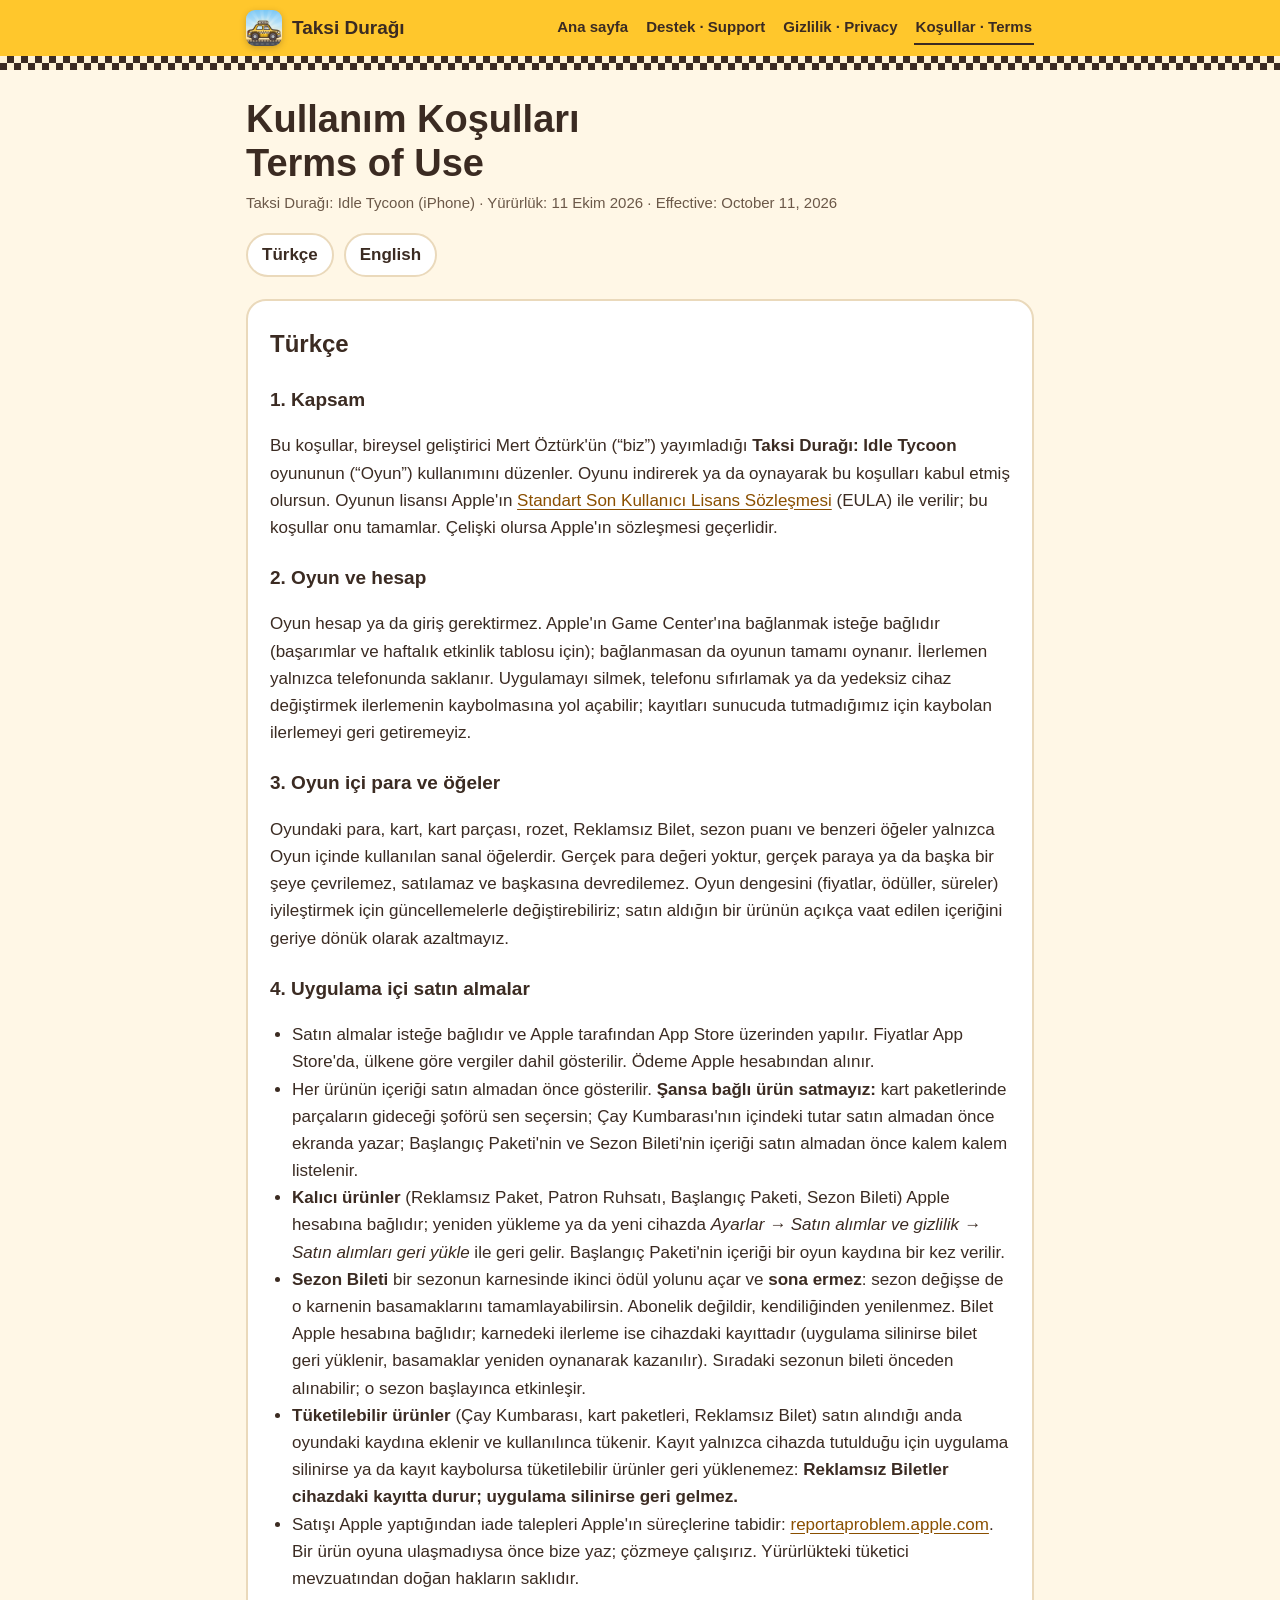
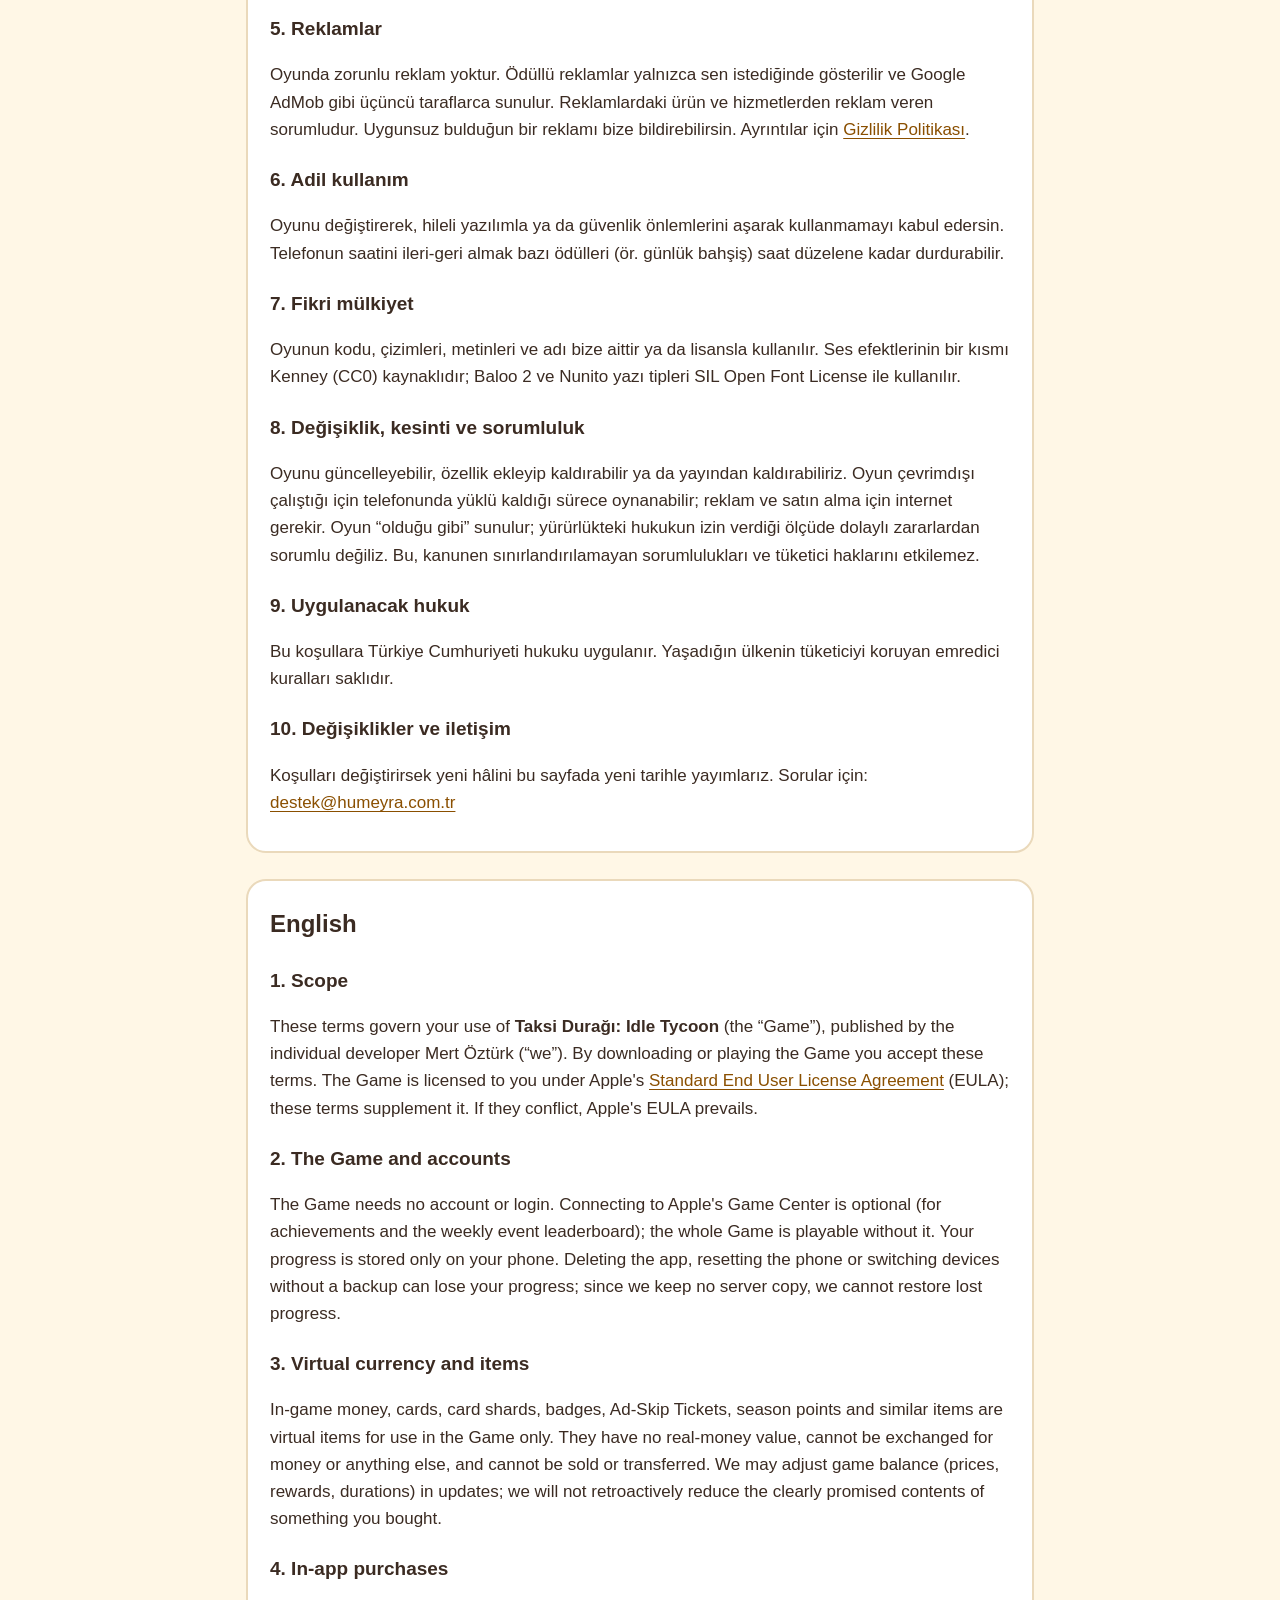
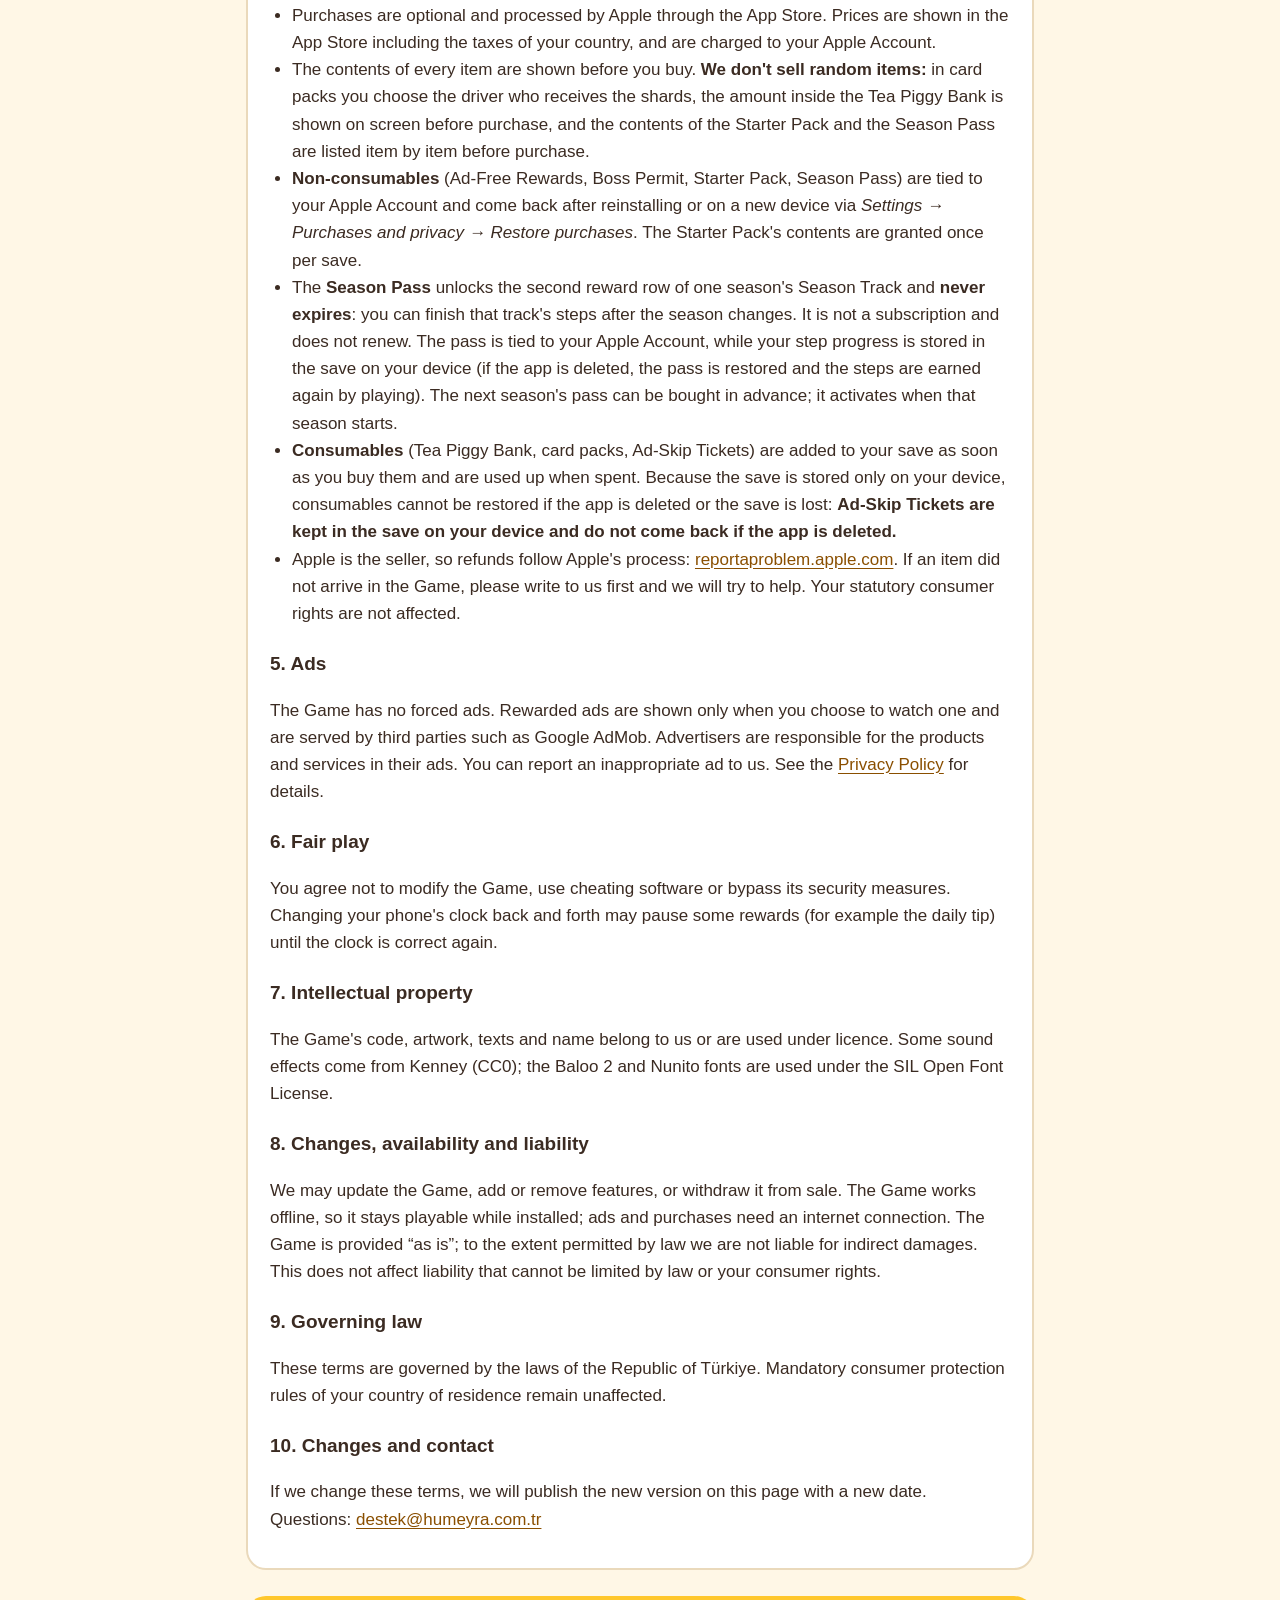
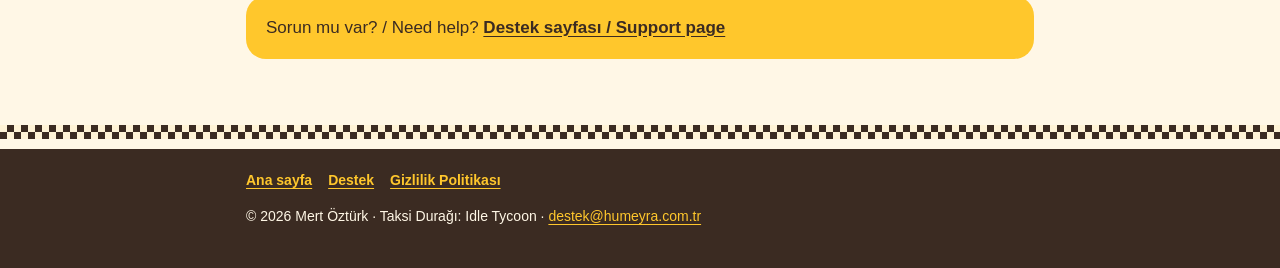
<file: terms.html>
<!doctype html>
<html lang="tr">
<head>
  <meta charset="utf-8">
  <meta name="viewport" content="width=device-width, initial-scale=1, viewport-fit=cover">
  <title>Kullanım Koşulları · Terms of Use — Taksi Durağı</title>
  <meta name="description" content="Taksi Durağı: Idle Tycoon kullanım koşulları ve uygulama içi satın alma koşulları.">
  <meta name="theme-color" content="#ffc72c">
  <meta name="referrer" content="no-referrer">
  <link rel="icon" type="image/png" href="icon-180.png">
  <link rel="apple-touch-icon" href="icon-180.png">
  <link rel="stylesheet" href="style.css">
</head>
<body>
  <header class="topbar">
    <div class="wrap">
      <a class="brand" href="index.html"><img src="icon-180.png" alt="" width="36" height="36">Taksi Durağı</a>
      <nav class="nav" aria-label="Site">
        <a href="index.html">Ana sayfa</a>
        <a href="support.html">Destek · Support</a>
        <a href="privacy.html">Gizlilik · Privacy</a>
        <a href="terms.html" aria-current="page">Koşullar · Terms</a>
      </nav>
    </div>
  </header>
  <div class="checker" aria-hidden="true"></div>

  <main class="doc">
    <div class="wrap">
      <h1>Kullanım Koşulları<br><span lang="en">Terms of Use</span></h1>
      <p class="meta">Taksi Durağı: Idle Tycoon (iPhone) · Yürürlük: 11 Ekim 2026 · <span lang="en">Effective: October 11, 2026</span></p>
      <nav class="langs" aria-label="Dil / Language">
        <a href="#tr">Türkçe</a>
        <a href="#en" lang="en">English</a>
      </nav>

      <!-- ============================ TÜRKÇE ============================ -->
      <article id="tr">
        <h2>Türkçe</h2>

        <h3>1. Kapsam</h3>
        <p>Bu koşullar, bireysel geliştirici Mert Öztürk'ün (“biz”)
          yayımladığı <strong>Taksi Durağı: Idle Tycoon</strong> oyununun (“Oyun”) kullanımını düzenler.
          Oyunu indirerek ya da oynayarak bu koşulları kabul etmiş olursun. Oyunun lisansı Apple'ın
          <a href="https://www.apple.com/legal/internet-services/itunes/dev/stdeula/">Standart Son Kullanıcı Lisans Sözleşmesi</a>
          (EULA) ile verilir; bu koşullar onu tamamlar. Çelişki olursa Apple'ın sözleşmesi geçerlidir.</p>

        <h3>2. Oyun ve hesap</h3>
        <p>Oyun hesap ya da giriş gerektirmez. Apple'ın Game Center'ına bağlanmak isteğe bağlıdır
          (başarımlar ve haftalık etkinlik tablosu için); bağlanmasan da oyunun tamamı oynanır.
          İlerlemen yalnızca telefonunda saklanır. Uygulamayı
          silmek, telefonu sıfırlamak ya da yedeksiz cihaz değiştirmek ilerlemenin kaybolmasına yol
          açabilir; kayıtları sunucuda tutmadığımız için kaybolan ilerlemeyi geri getiremeyiz.</p>

        <h3>3. Oyun içi para ve öğeler</h3>
        <p>Oyundaki para, kart, kart parçası, rozet, Reklamsız Bilet, sezon puanı ve benzeri öğeler
          yalnızca Oyun içinde kullanılan sanal öğelerdir. Gerçek para değeri yoktur, gerçek paraya ya da başka bir şeye çevrilemez,
          satılamaz ve başkasına devredilemez. Oyun dengesini (fiyatlar, ödüller, süreler) iyileştirmek
          için güncellemelerle değiştirebiliriz; satın aldığın bir ürünün açıkça vaat edilen
          içeriğini geriye dönük olarak azaltmayız.</p>

        <h3>4. Uygulama içi satın almalar</h3>
        <ul>
          <li>Satın almalar isteğe bağlıdır ve Apple tarafından App Store üzerinden yapılır. Fiyatlar
            App Store'da, ülkene göre vergiler dahil gösterilir. Ödeme Apple hesabından alınır.</li>
          <li>Her ürünün içeriği satın almadan önce gösterilir. <strong>Şansa bağlı ürün satmayız:</strong>
            kart paketlerinde parçaların gideceği şoförü sen seçersin; Çay Kumbarası'nın içindeki tutar
            satın almadan önce ekranda yazar; Başlangıç Paketi'nin ve Sezon Bileti'nin içeriği satın
            almadan önce kalem kalem listelenir.</li>
          <li><strong>Kalıcı ürünler</strong> (Reklamsız Paket, Patron Ruhsatı, Başlangıç Paketi, Sezon
            Bileti) Apple hesabına bağlıdır; yeniden yükleme ya da yeni cihazda
            <em>Ayarlar → Satın alımlar ve gizlilik → Satın alımları geri yükle</em> ile geri gelir.
            Başlangıç Paketi'nin içeriği bir oyun kaydına bir kez verilir.</li>
          <li><strong>Sezon Bileti</strong> bir sezonun karnesinde ikinci ödül yolunu açar ve
            <strong>sona ermez</strong>: sezon değişse de o karnenin basamaklarını tamamlayabilirsin.
            Abonelik değildir, kendiliğinden yenilenmez. Bilet Apple hesabına bağlıdır; karnedeki
            ilerleme ise cihazdaki kayıttadır (uygulama silinirse bilet geri yüklenir, basamaklar
            yeniden oynanarak kazanılır). Sıradaki sezonun bileti önceden alınabilir; o sezon
            başlayınca etkinleşir.</li>
          <li><strong>Tüketilebilir ürünler</strong> (Çay Kumbarası, kart paketleri, Reklamsız Bilet)
            satın alındığı anda oyundaki kaydına eklenir ve kullanılınca tükenir. Kayıt yalnızca
            cihazda tutulduğu için uygulama silinirse ya da kayıt kaybolursa tüketilebilir ürünler geri
            yüklenemez: <strong>Reklamsız Biletler cihazdaki kayıtta durur; uygulama silinirse geri
            gelmez.</strong></li>
          <li>Satışı Apple yaptığından iade talepleri Apple'ın süreçlerine tabidir:
            <a href="https://reportaproblem.apple.com">reportaproblem.apple.com</a>. Bir ürün oyuna
            ulaşmadıysa önce bize yaz; çözmeye çalışırız. Yürürlükteki tüketici mevzuatından doğan
            hakların saklıdır.</li>
        </ul>

        <h3>5. Reklamlar</h3>
        <p>Oyunda zorunlu reklam yoktur. Ödüllü reklamlar yalnızca sen istediğinde gösterilir ve
          Google AdMob gibi üçüncü taraflarca sunulur. Reklamlardaki ürün ve hizmetlerden reklam veren
          sorumludur. Uygunsuz bulduğun bir reklamı bize bildirebilirsin. Ayrıntılar için
          <a href="privacy.html#tr">Gizlilik Politikası</a>.</p>

        <h3>6. Adil kullanım</h3>
        <p>Oyunu değiştirerek, hileli yazılımla ya da güvenlik önlemlerini aşarak kullanmamayı kabul
          edersin. Telefonun saatini ileri-geri almak bazı ödülleri (ör. günlük bahşiş) saat
          düzelene kadar durdurabilir.</p>

        <h3>7. Fikri mülkiyet</h3>
        <p>Oyunun kodu, çizimleri, metinleri ve adı bize aittir ya da lisansla kullanılır. Ses
          efektlerinin bir kısmı Kenney (CC0) kaynaklıdır; Baloo 2 ve Nunito yazı tipleri SIL Open Font
          License ile kullanılır.</p>

        <h3>8. Değişiklik, kesinti ve sorumluluk</h3>
        <p>Oyunu güncelleyebilir, özellik ekleyip kaldırabilir ya da yayından kaldırabiliriz. Oyun
          çevrimdışı çalıştığı için telefonunda yüklü kaldığı sürece oynanabilir; reklam ve satın alma
          için internet gerekir. Oyun “olduğu gibi” sunulur; yürürlükteki hukukun izin verdiği ölçüde
          dolaylı zararlardan sorumlu değiliz. Bu, kanunen sınırlandırılamayan sorumlulukları ve
          tüketici haklarını etkilemez.</p>

        <h3>9. Uygulanacak hukuk</h3>
        <p>Bu koşullara Türkiye Cumhuriyeti hukuku uygulanır. Yaşadığın ülkenin tüketiciyi koruyan
          emredici kuralları saklıdır.</p>

        <h3>10. Değişiklikler ve iletişim</h3>
        <p>Koşulları değiştirirsek yeni hâlini bu sayfada yeni tarihle yayımlarız. Sorular için:
          <a href="mailto:destek@humeyra.com.tr">destek@humeyra.com.tr</a></p>
      </article>

      <!-- ============================ ENGLISH ============================ -->
      <article id="en" lang="en">
        <h2>English</h2>

        <h3>1. Scope</h3>
        <p>These terms govern your use of <strong>Taksi Durağı: Idle Tycoon</strong> (the “Game”),
          published by the individual developer Mert Öztürk (“we”). By
          downloading or playing the Game you accept these terms. The Game is licensed to you under
          Apple's <a href="https://www.apple.com/legal/internet-services/itunes/dev/stdeula/">Standard End User License Agreement</a>
          (EULA); these terms supplement it. If they conflict, Apple's EULA prevails.</p>

        <h3>2. The Game and accounts</h3>
        <p>The Game needs no account or login. Connecting to Apple's Game Center is optional (for
          achievements and the weekly event leaderboard); the whole Game is playable without it. Your
          progress is stored only on your phone. Deleting the
          app, resetting the phone or switching devices without a backup can lose your progress; since
          we keep no server copy, we cannot restore lost progress.</p>

        <h3>3. Virtual currency and items</h3>
        <p>In-game money, cards, card shards, badges, Ad-Skip Tickets, season points and similar items
          are virtual items for use in the Game only. They have no real-money value, cannot be exchanged for money or anything else, and
          cannot be sold or transferred. We may adjust game balance (prices, rewards, durations) in
          updates; we will not retroactively reduce the clearly promised contents of something you
          bought.</p>

        <h3>4. In-app purchases</h3>
        <ul>
          <li>Purchases are optional and processed by Apple through the App Store. Prices are shown in
            the App Store including the taxes of your country, and are charged to your Apple Account.</li>
          <li>The contents of every item are shown before you buy. <strong>We don't sell random
            items:</strong> in card packs you choose the driver who receives the shards, the amount
            inside the Tea Piggy Bank is shown on screen before purchase, and the contents of the
            Starter Pack and the Season Pass are listed item by item before purchase.</li>
          <li><strong>Non-consumables</strong> (Ad-Free Rewards, Boss Permit, Starter Pack, Season Pass)
            are tied to your Apple Account and come back after reinstalling or on a new device via
            <em>Settings → Purchases and privacy → Restore purchases</em>. The Starter Pack's contents
            are granted once per save.</li>
          <li>The <strong>Season Pass</strong> unlocks the second reward row of one season's Season
            Track and <strong>never expires</strong>: you can finish that track's steps after the
            season changes. It is not a subscription and does not renew. The pass is tied to your
            Apple Account, while your step progress is stored in the save on your device (if the app
            is deleted, the pass is restored and the steps are earned again by playing). The next
            season's pass can be bought in advance; it activates when that season starts.</li>
          <li><strong>Consumables</strong> (Tea Piggy Bank, card packs, Ad-Skip Tickets) are added to
            your save as soon as you buy them and are used up when spent. Because the save is stored
            only on your device, consumables cannot be restored if the app is deleted or the save is
            lost: <strong>Ad-Skip Tickets are kept in the save on your device and do not come back if
            the app is deleted.</strong></li>
          <li>Apple is the seller, so refunds follow Apple's process:
            <a href="https://reportaproblem.apple.com">reportaproblem.apple.com</a>. If an item did not
            arrive in the Game, please write to us first and we will try to help. Your statutory
            consumer rights are not affected.</li>
        </ul>

        <h3>5. Ads</h3>
        <p>The Game has no forced ads. Rewarded ads are shown only when you choose to watch one and
          are served by third parties such as Google AdMob. Advertisers are responsible for the products
          and services in their ads. You can report an inappropriate ad to us. See the
          <a href="privacy.html#en">Privacy Policy</a> for details.</p>

        <h3>6. Fair play</h3>
        <p>You agree not to modify the Game, use cheating software or bypass its security measures.
          Changing your phone's clock back and forth may pause some rewards (for example the daily tip)
          until the clock is correct again.</p>

        <h3>7. Intellectual property</h3>
        <p>The Game's code, artwork, texts and name belong to us or are used under licence. Some sound
          effects come from Kenney (CC0); the Baloo 2 and Nunito fonts are used under the SIL Open Font
          License.</p>

        <h3>8. Changes, availability and liability</h3>
        <p>We may update the Game, add or remove features, or withdraw it from sale. The Game works
          offline, so it stays playable while installed; ads and purchases need an internet connection.
          The Game is provided “as is”; to the extent permitted by law we are not liable for indirect
          damages. This does not affect liability that cannot be limited by law or your consumer rights.</p>

        <h3>9. Governing law</h3>
        <p>These terms are governed by the laws of the Republic of Türkiye. Mandatory consumer protection
          rules of your country of residence remain unaffected.</p>

        <h3>10. Changes and contact</h3>
        <p>If we change these terms, we will publish the new version on this page with a new date.
          Questions: <a href="mailto:destek@humeyra.com.tr">destek@humeyra.com.tr</a></p>
      </article>

      <div class="contact">
        Sorun mu var? / Need help? <a href="support.html">Destek sayfası / Support page</a>
      </div>
    </div>
  </main>

  <div class="checker" aria-hidden="true"></div>
  <footer>
    <div class="wrap">
      <nav aria-label="Alt bağlantılar">
        <a href="index.html">Ana sayfa</a>
        <a href="support.html">Destek</a>
        <a href="privacy.html">Gizlilik Politikası</a>
      </nav>
      <p>© 2026 Mert Öztürk · Taksi Durağı: Idle Tycoon · <a href="mailto:destek@humeyra.com.tr">destek@humeyra.com.tr</a></p>
    </div>
  </footer>
</body>
</html>
</file>
<file: style.css>
/* Taksi Durağı — site stili. Dış kaynak yok (yazı tipi, izleyici, CDN yok). */

:root {
  --yellow: #ffc72c;
  --yellow-deep: #f2a900;
  --ink: #3b2b22;
  --ink-soft: #6b5848;
  --bg: #fff7e6;
  --paper: #ffffff;
  --line: #ead9bb;
  --sky-top: #8fd0f5;
  --sky-bottom: #fff1cf;
  --link: #8a4f00;
  --checker-a: #3b2b22;
  --checker-b: #fff3d6;
  --shadow: 0 10px 30px rgba(59, 43, 34, 0.14);
  color-scheme: light;
}

@media (prefers-color-scheme: dark) {
  :root:not([data-theme="light"]) {
    --ink: #f7ebdd;
    --ink-soft: #cdbba8;
    --bg: #1d1814;
    --paper: #29221c;
    --line: #4a3d32;
    --sky-top: #1f3a4d;
    --sky-bottom: #29221c;
    --link: #ffc72c;
    --checker-a: #f7ebdd;
    --checker-b: #29221c;
    --shadow: 0 10px 30px rgba(0, 0, 0, 0.45);
    color-scheme: dark;
  }
}

:root[data-theme="dark"] {
  --ink: #f7ebdd;
  --ink-soft: #cdbba8;
  --bg: #1d1814;
  --paper: #29221c;
  --line: #4a3d32;
  --sky-top: #1f3a4d;
  --sky-bottom: #29221c;
  --link: #ffc72c;
  --checker-a: #f7ebdd;
  --checker-b: #29221c;
  --shadow: 0 10px 30px rgba(0, 0, 0, 0.45);
  color-scheme: dark;
}

*, *::before, *::after { box-sizing: border-box; }

html { -webkit-text-size-adjust: 100%; }

body {
  margin: 0;
  background: var(--bg);
  color: var(--ink);
  font-family: ui-rounded, "SF Pro Rounded", -apple-system, BlinkMacSystemFont, "Segoe UI", Roboto, "Helvetica Neue", Arial, sans-serif;
  font-size: 17px;
  line-height: 1.6;
  overflow-x: hidden;
}

a { color: var(--link); text-underline-offset: 3px; }
a:hover { text-decoration-thickness: 2px; }
a:focus-visible, button:focus-visible { outline: 3px solid var(--yellow-deep); outline-offset: 2px; border-radius: 6px; }

.wrap { max-width: 820px; margin: 0 auto; padding: 0 16px; }

/* Üst çubuk */
.topbar { background: var(--yellow); color: #3b2b22; }
.topbar .wrap { display: flex; align-items: center; justify-content: space-between; gap: 12px; flex-wrap: wrap; padding-top: 10px; padding-bottom: 10px; }
.brand { display: flex; align-items: center; gap: 10px; color: #3b2b22; text-decoration: none; font-weight: 800; font-size: 19px; }
.brand img { width: 36px; height: 36px; border-radius: 9px; box-shadow: 0 2px 6px rgba(59, 43, 34, 0.25); }
.nav { display: flex; flex-wrap: wrap; gap: 4px 14px; font-size: 15px; font-weight: 700; }
.nav a { color: #3b2b22; text-decoration: none; padding: 4px 2px; border-bottom: 2px solid transparent; }
.nav a:hover, .nav a[aria-current="page"] { border-bottom-color: #3b2b22; }

.checker {
  height: 14px;
  background:
    conic-gradient(var(--checker-a) 25%, var(--checker-b) 0 50%, var(--checker-a) 0 75%, var(--checker-b) 0)
    0 0 / 14px 14px;
}

/* Ana sayfa: kahraman alanı */
.hero {
  background: linear-gradient(180deg, var(--sky-top) 0%, var(--sky-bottom) 100%);
  text-align: center;
  padding: 44px 0 36px;
}
.hero .icon { width: 160px; height: 160px; border-radius: 36px; box-shadow: var(--shadow); }
.hero h1 { font-size: clamp(30px, 7vw, 46px); line-height: 1.1; margin: 22px 0 8px; letter-spacing: -0.5px; }
.hero .tagline { font-size: 19px; font-weight: 700; margin: 0; }
.hero .tagline-en { color: var(--ink-soft); margin: 4px 0 0; }
.pill {
  display: inline-block;
  margin-top: 22px;
  background: var(--ink);
  color: var(--bg);
  border-radius: 999px;
  padding: 10px 22px;
  font-weight: 800;
  font-size: 16px;
}
.pill small { display: block; font-weight: 600; opacity: 0.8; font-size: 13px; }

.section { padding: 34px 0; }
.section h2 { font-size: 26px; margin: 0 0 6px; }
.section .lead { color: var(--ink-soft); margin: 0 0 20px; }

.grid { display: grid; grid-template-columns: repeat(auto-fit, minmax(230px, 1fr)); gap: 14px; }
.card {
  background: var(--paper);
  border: 2px solid var(--line);
  border-radius: 18px;
  padding: 18px 18px 16px;
}
.card { border-top: 6px solid var(--yellow); }
.card h3 { margin: 4px 0 4px; font-size: 19px; }
.card p { margin: 0; font-size: 16px; }
.card p.en { color: var(--ink-soft); font-size: 14px; margin-top: 6px; }

.promise { background: var(--paper); border-top: 2px solid var(--line); border-bottom: 2px solid var(--line); }
.promise ul { list-style: none; padding: 0; margin: 0; display: grid; gap: 10px; }
.promise li { padding-left: 34px; position: relative; }
.promise li::before { content: "✓"; position: absolute; left: 0; top: 0; width: 24px; height: 24px; border-radius: 50%; background: var(--yellow); color: #3b2b22; font-weight: 900; text-align: center; line-height: 24px; font-size: 14px; }
.promise li span.en { display: block; color: var(--ink-soft); font-size: 14px; }

.links { display: flex; flex-wrap: wrap; gap: 10px; }
.button {
  display: inline-block;
  background: var(--yellow);
  color: #3b2b22;
  font-weight: 800;
  text-decoration: none;
  border-radius: 14px;
  padding: 12px 18px;
  border: 2px solid #3b2b22;
  box-shadow: 0 3px 0 #3b2b22;
}
.button:active { transform: translateY(2px); box-shadow: 0 1px 0 #3b2b22; }

/* Belge sayfaları */
.doc { padding: 28px 0 40px; }
.doc h1 { font-size: clamp(28px, 6vw, 38px); line-height: 1.15; margin: 0 0 6px; }
.doc .meta { color: var(--ink-soft); margin: 0 0 18px; font-size: 15px; }
.langs { display: flex; gap: 10px; flex-wrap: wrap; margin: 0 0 22px; }
.langs a { background: var(--paper); border: 2px solid var(--line); border-radius: 999px; padding: 6px 14px; text-decoration: none; font-weight: 700; color: var(--ink); }
.langs a:hover { border-color: var(--yellow-deep); }
.doc article { background: var(--paper); border: 2px solid var(--line); border-radius: 20px; padding: 6px 22px 18px; margin-bottom: 26px; }
.doc article > h2 { font-size: 24px; margin: 18px 0 4px; }
.doc h3 { font-size: 19px; margin: 22px 0 4px; scroll-margin-top: 16px; }
.doc p, .doc li { overflow-wrap: anywhere; }
.doc ul { padding-left: 22px; }
.doc .summary { background: var(--bg); border-left: 5px solid var(--yellow); border-radius: 10px; padding: 10px 14px; margin: 14px 0; }
.doc table { width: 100%; border-collapse: collapse; font-size: 15px; display: block; overflow-x: auto; }
.doc th, .doc td { border: 1px solid var(--line); padding: 8px 10px; text-align: left; vertical-align: top; }
.doc th { background: var(--bg); }

details { background: var(--paper); border: 2px solid var(--line); border-radius: 14px; padding: 10px 16px; margin: 0 0 10px; }
details[open] { border-color: var(--yellow-deep); }
summary { cursor: pointer; font-weight: 800; }
details p, details ul { margin: 8px 0 4px; }

.contact { background: var(--yellow); color: #3b2b22; border-radius: 20px; padding: 18px 20px; margin: 10px 0 26px; }
.contact a { color: #3b2b22; font-weight: 800; }

/* Alt bilgi */
footer { background: var(--ink); color: var(--bg); margin-top: 10px; }
footer .wrap { padding-top: 20px; padding-bottom: 26px; font-size: 14px; }
footer a { color: var(--yellow); }
footer nav { display: flex; flex-wrap: wrap; gap: 6px 16px; margin-bottom: 10px; font-weight: 700; }

@media (max-width: 480px) {
  body { font-size: 16px; }
  .topbar .wrap { justify-content: center; }
  .nav { justify-content: center; }
  .doc article { padding: 4px 16px 14px; }
}

@media (prefers-reduced-motion: reduce) {
  * { scroll-behavior: auto !important; }
}

@media print {
  .topbar, .checker, footer, .langs { display: none; }
  .doc article { border: none; }
}
</file>
